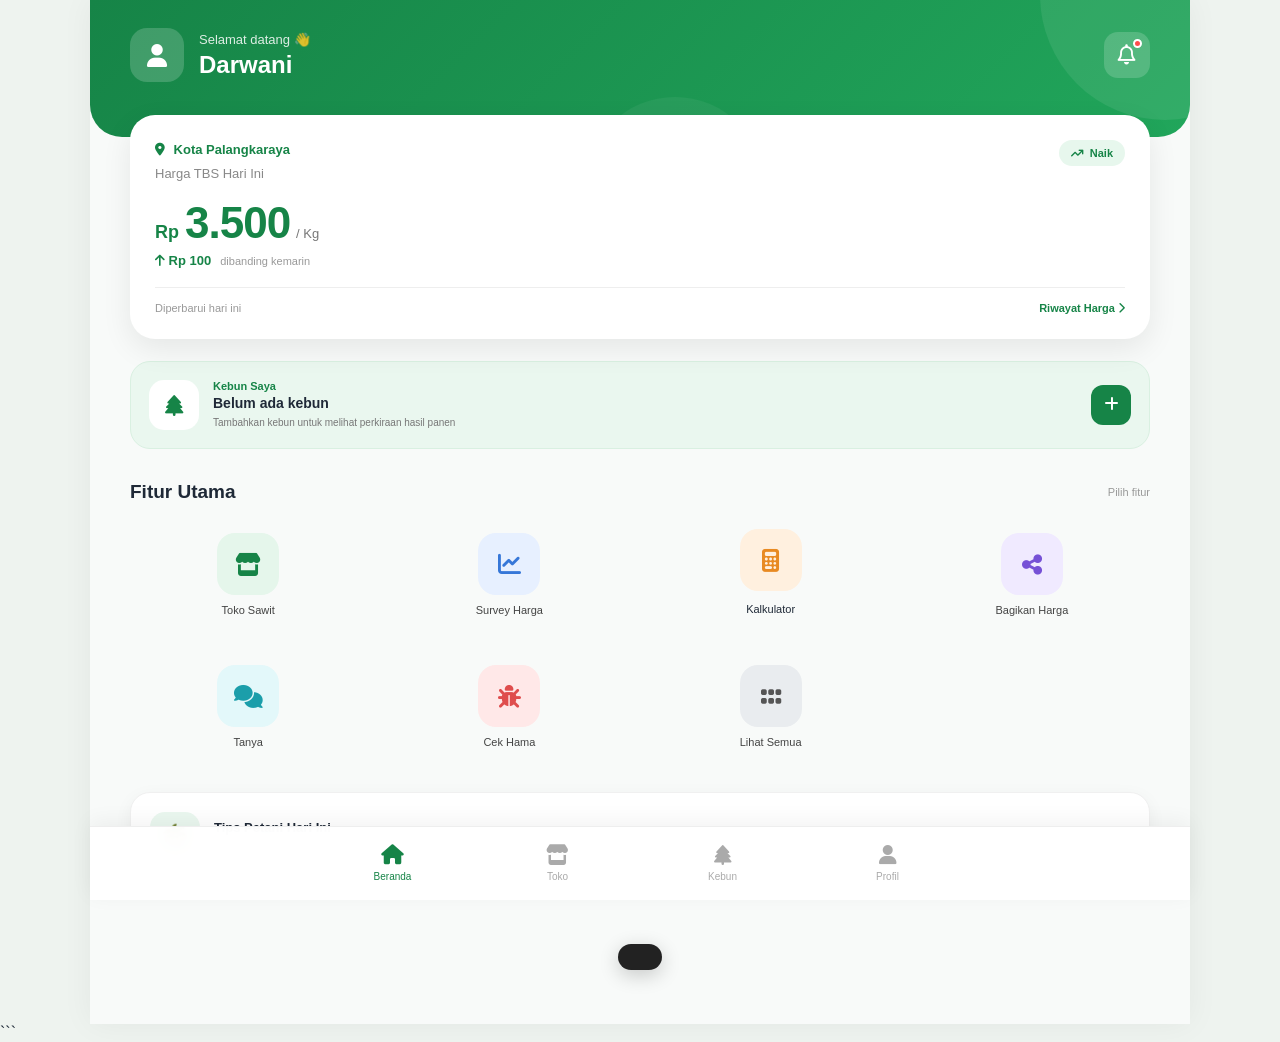
<file: index.html>
<!DOCTYPE html>
<html lang="id">

<head>
    <meta charset="UTF-8">

    <meta name="viewport" content="width=device-width, initial-scale=1.0">

    <title>SawitKu - Dashboard</title>

    <!-- CSS UTAMA -->
    <link rel="stylesheet" href="style.css?v=999">

    <!-- FONT AWESOME -->
    <link
        rel="stylesheet"
        href="https://cdnjs.cloudflare.com/ajax/libs/font-awesome/6.5.2/css/all.min.css"
    >
</head>

<body>

<div class="app">

    <!-- ================= HEADER ================= -->

    <header class="header">

        <div class="user-info">

            <div class="avatar">
                <i class="fa-solid fa-user"></i>
            </div>

            <div>
                <span class="greeting">
                    Selamat datang 👋
                </span>

                <h2>Darwani</h2>
            </div>

        </div>

        <button
            type="button"
            class="notification-btn"
            onclick="showNotification('Belum ada notifikasi baru')"
        >
            <i class="fa-regular fa-bell"></i>
            <span class="notification-dot"></span>
        </button>

    </header>


    <!-- ================= HARGA SAWIT ================= -->

    <section class="price-card">

        <div class="price-top">

            <div>
                <span class="location">
                    <i class="fa-solid fa-location-dot"></i>
                    Kota Palangkaraya
                </span>

                <p class="price-label">
                    Harga TBS Hari Ini
                </p>
            </div>

            <div class="price-status">
                <i class="fa-solid fa-arrow-trend-up"></i>
                Naik
            </div>

        </div>

        <div class="price">

            <span>Rp</span>

            <strong id="harga">
                3.500
            </strong>

            <small>/ Kg</small>

        </div>

        <div class="price-change">

            <span>
                <i class="fa-solid fa-arrow-up"></i>
                Rp 100
            </span>

            <p>
                dibanding kemarin
            </p>

        </div>

        <div class="price-footer">

            <span>
                Diperbarui hari ini
            </span>

            <button
                type="button"
                onclick="showHistory()"
            >
                Riwayat Harga
                <i class="fa-solid fa-chevron-right"></i>
            </button>

        </div>

    </section>


    <!-- ================= KEBUN ================= -->

    <section class="farm-card">

        <div class="farm-icon">
            <i class="fa-solid fa-tree"></i>
        </div>

        <div class="farm-info">

            <span>Kebun Saya</span>

            <strong>
                Belum ada kebun
            </strong>

            <small>
                Tambahkan kebun untuk melihat
                perkiraan hasil panen
            </small>

        </div>

        <button
            type="button"
            class="add-farm"
            onclick="addFarm()"
        >
            <i class="fa-solid fa-plus"></i>
        </button>

    </section>


    <!-- ================= JUDUL FITUR ================= -->

    <div class="section-header">

        <h3>Fitur Utama</h3>

        <span>Pilih fitur</span>

    </div>


    <!-- ================= MENU ================= -->

    <div class="menu">

        <!-- TOKO -->
        <div
            class="item"
            onclick="window.location.href='toko.html'"
        >
            <div class="menu-icon green">
                <i class="fa-solid fa-store"></i>
            </div>

            <p>Toko Sawit</p>
        </div>


        <!-- SURVEY -->
        <div
    class="item"
    onclick="window.location.href='survey.html'"
>
            <div class="menu-icon blue">
                <i class="fa-solid fa-chart-line"></i>
            </div>

            <p>Survey Harga</p>
        </div>


        <!-- KALKULATOR -->
        <div
    class="all-item"
    onclick="window.location.href='kalkulator.html'"
>
    <div class="menu-icon orange">
        <i class="fa-solid fa-calculator"></i>
    </div>

    <span>Kalkulator</span>
</div>


        <!-- BAGIKAN -->
        <div
            class="item"
            onclick="sharePrice()"
        >
            <div class="menu-icon purple">
                <i class="fa-solid fa-share-nodes"></i>
            </div>

            <p>Bagikan Harga</p>
        </div>


        <!-- TANYA -->
        <div
            class="item"
            onclick="showFeature('Tanya')"
        >
            <div class="menu-icon cyan">
                <i class="fa-solid fa-comments"></i>
            </div>

            <p>Tanya</p>
        </div>


        <!-- HAMA -->
       <div
    class="item"
    onclick="window.location.href='cek-hama.html'"
>
    <div class="menu-icon red">
        <i class="fa-solid fa-bug"></i>
    </div>

    <p>Cek Hama</p>
</div>


        <!-- LIHAT SEMUA -->
        <div
            class="item"
            onclick="openModal()"
        >
            <div class="menu-icon dark">
                <i class="fa-solid fa-grip"></i>
            </div>

            <p>Lihat Semua</p>
        </div>

    </div>


    <!-- ================= INFO ================= -->

    <div class="info-card">

        <div class="info-icon">
            🌴
        </div>

        <div>

            <strong>
                Tips Petani Hari Ini
            </strong>

            <p>
                Periksa kondisi tanaman secara rutin
                agar hasil panen tetap optimal.
            </p>

        </div>

        <i class="fa-solid fa-chevron-right"></i>

    </div>


    <!-- ================= BOTTOM NAV ================= -->

    <nav class="bottom-nav">

        <div
            class="nav-item active"
            onclick="window.location.href='index.html'"
        >
            <i class="fa-solid fa-house"></i>
            <span>Beranda</span>
        </div>


        <div
            class="nav-item"
            onclick="window.location.href='toko.html'"
        >
            <i class="fa-solid fa-store"></i>
            <span>Toko</span>
        </div>


        <div
            class="nav-item"
            onclick="showFeature('Kebun')"
        >
            <i class="fa-solid fa-tree"></i>
            <span>Kebun</span>
        </div>


        <div
            class="nav-item"
            onclick="showFeature('Profil')"
        >
            <i class="fa-solid fa-user"></i>
            <span>Profil</span>
        </div>

    </nav>

</div>


<!-- ================= MODAL ================= -->

<div
    id="modal"
    class="modal"
>

    <div class="modal-content">

        <div class="modal-header">

            <div>

                <span>Semua Fitur</span>

                <h3>
                    Tingkatkan Produktivitas
                </h3>

            </div>

            <button
                type="button"
                onclick="closeModal()"
            >
                <i class="fa-solid fa-xmark"></i>
            </button>

        </div>


        <div class="all-menu">

            <div
                class="all-item"
                onclick="window.location.href='toko.html'"
            >
                <div class="menu-icon green">
                    <i class="fa-solid fa-store"></i>
                </div>

                <span>Toko Sawit</span>
            </div>


            <div
    class="all-item"
    onclick="window.location.href='survey.html'"
>
                <div class="menu-icon blue">
                    <i class="fa-solid fa-chart-line"></i>
                </div>

                <span>Survey Harga</span>
            </div>


            <div
                class="all-item"
                onclick="showFeature('Kalkulator')"
            >
                <div class="menu-icon orange">
                    <i class="fa-solid fa-calculator"></i>
                </div>

                <span>Kalkulator</span>
            </div>


            <div
                class="all-item"
                onclick="sharePrice()"
            >
                <div class="menu-icon purple">
                    <i class="fa-solid fa-share-nodes"></i>
                </div>

                <span>Bagikan Harga</span>
            </div>


            <div
                class="all-item"
                onclick="showFeature('Tanya')"
            >
                <div class="menu-icon cyan">
                    <i class="fa-solid fa-comments"></i>
                </div>

                <span>Tanya</span>
            </div>


            <div
                class="all-item"
                onclick="showFeature('Cek Hama')"
            >
                <div class="menu-icon red">
                    <i class="fa-solid fa-bug"></i>
                </div>

                <span>Cek Hama</span>
            </div>


            <div
                class="all-item"
                onclick="showFeature('Kuis Sawit')"
            >
                <div class="menu-icon yellow">
                    <i class="fa-solid fa-gamepad"></i>
                </div>

                <span>Kuis Sawit</span>
            </div>


            <div
                class="all-item"
                onclick="showFeature('Teka Teki')"
            >
                <div class="menu-icon pink">
                    <i class="fa-solid fa-puzzle-piece"></i>
                </div>

                <span>Teka Teki</span>
            </div>

        </div>

    </div>

</div>


<!-- ================= NOTIFICATION ================= -->

<div
    id="notification"
    class="notification"
></div>


<!-- ================= JAVASCRIPT ================= -->

<script src="script.js?v=999"></script>

</body>
</html>
```
</file>
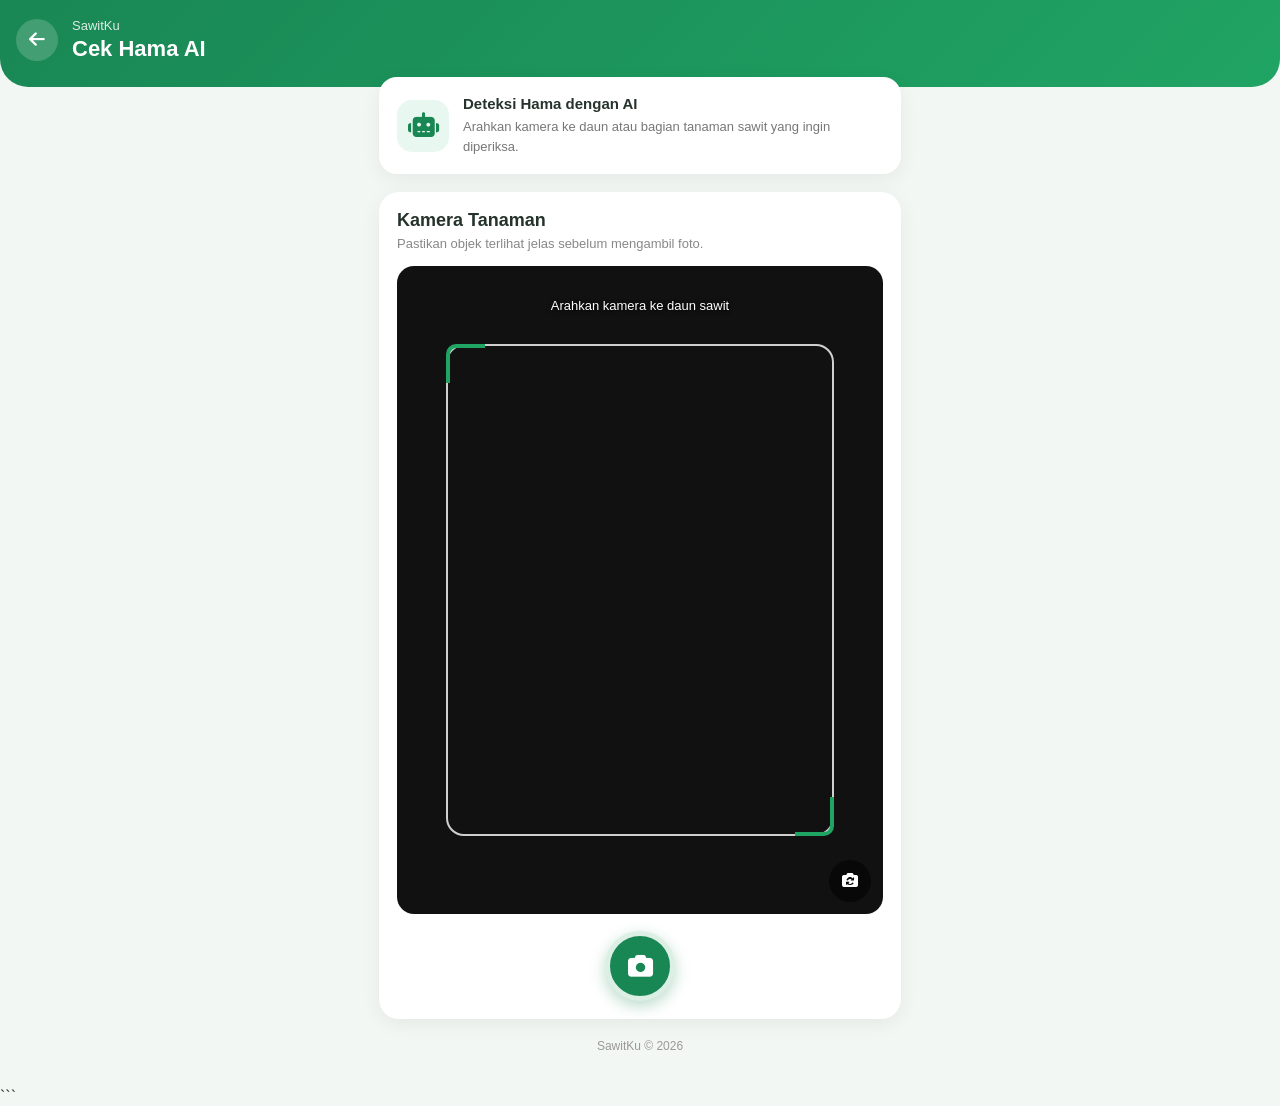
<file: cek-hama.html>
<!DOCTYPE html>
<html lang="id">

<head>

    <meta charset="UTF-8">

    <meta
        name="viewport"
        content="width=device-width, initial-scale=1.0"
    >

    <title>SawitKu - Cek Hama AI</title>

    <link
        rel="stylesheet"
        href="https://cdnjs.cloudflare.com/ajax/libs/font-awesome/6.5.2/css/all.min.css"
    >

    <style>

        * {
            box-sizing: border-box;
            margin: 0;
            padding: 0;
        }

        body {
            font-family: Arial, Helvetica, sans-serif;
            background: #f2f7f4;
            color: #26332c;
            min-height: 100vh;
        }

        /* ================= HEADER ================= */

        .header {
            background: linear-gradient(
                135deg,
                #198754,
                #20a464
            );

            color: white;

            padding: 18px 16px 25px;

            border-radius:
                0 0 28px 28px;
        }

        .header-top {
            display: flex;
            align-items: center;
            gap: 14px;
        }

        .back-btn {
            width: 42px;
            height: 42px;

            border: none;
            border-radius: 50%;

            background: rgba(
                255,
                255,
                255,
                0.18
            );

            color: white;

            font-size: 18px;

            cursor: pointer;

            display: flex;
            align-items: center;
            justify-content: center;
        }

        .header-text span {
            display: block;
            font-size: 13px;
            opacity: 0.85;
            margin-bottom: 3px;
        }

        .header-text h1 {
            font-size: 22px;
        }

        /* ================= CONTAINER ================= */

        .container {
            width: 100%;
            max-width: 550px;

            margin: -10px auto 0;

            padding:
                0 14px 35px;
        }

        /* ================= AI INFO ================= */

        .ai-card {
            background: white;

            border-radius: 18px;

            padding: 18px;

            display: flex;

            gap: 14px;

            align-items: center;

            box-shadow:
                0 5px 20px
                rgba(0, 0, 0, 0.06);

            margin-bottom: 18px;
        }

        .ai-icon {
            width: 52px;
            height: 52px;

            flex-shrink: 0;

            border-radius: 15px;

            background: #e8f7ef;

            color: #198754;

            display: flex;
            align-items: center;
            justify-content: center;

            font-size: 25px;
        }

        .ai-card strong {
            display: block;

            font-size: 15px;

            margin-bottom: 5px;
        }

        .ai-card p {
            color: #777;

            font-size: 13px;

            line-height: 1.5;
        }

        /* ================= CAMERA CARD ================= */

        .camera-card {
            background: white;

            border-radius: 20px;

            padding: 18px;

            box-shadow:
                0 5px 20px
                rgba(0, 0, 0, 0.06);
        }

        .camera-title {
            margin-bottom: 15px;
        }

        .camera-title h2 {
            font-size: 18px;
            margin-bottom: 5px;
        }

        .camera-title p {
            color: #888;
            font-size: 13px;
        }

        /* ================= CAMERA ================= */

        .camera-container {
            position: relative;

            width: 100%;

            background: #111;

            border-radius: 17px;

            overflow: hidden;

            aspect-ratio: 3 / 4;
        }

        #camera {
            width: 100%;
            height: 100%;

            object-fit: cover;

            display: block;
        }

        /* GARIS KAMERA */

        .camera-frame {
            position: absolute;

            inset: 12% 10%;

            border:
                2px solid
                rgba(
                    255,
                    255,
                    255,
                    0.8
                );

            border-radius: 18px;

            pointer-events: none;
        }

        .camera-frame::before,
        .camera-frame::after {
            content: "";

            position: absolute;

            width: 35px;
            height: 35px;

            border-color: #20a464;

            border-style: solid;
        }

        .camera-frame::before {
            top: -2px;
            left: -2px;

            border-width:
                4px
                0
                0
                4px;

            border-radius:
                10px
                0
                0
                0;
        }

        .camera-frame::after {
            bottom: -2px;
            right: -2px;

            border-width:
                0
                4px
                4px
                0;

            border-radius:
                0
                0
                10px
                0;
        }

        .camera-text {
            position: absolute;

            top: 5%;

            left: 0;
            right: 0;

            text-align: center;

            color: white;

            font-size: 13px;

            text-shadow:
                0 1px 4px
                rgba(0, 0, 0, 0.8);
        }

        /* ================= CAMERA BUTTON ================= */

        .camera-controls {

            display: flex;

            align-items: center;

            justify-content: center;

            margin-top: 17px;
        }

        .capture-btn {

            width: 70px;
            height: 70px;

            border-radius: 50%;

            border:
                5px solid
                #dcefe4;

            background: #198754;

            color: white;

            font-size: 25px;

            cursor: pointer;

            display: flex;

            align-items: center;

            justify-content: center;

            box-shadow:
                0 5px 15px
                rgba(
                    25,
                    135,
                    84,
                    0.3
                );
        }

        .capture-btn:active {
            transform: scale(0.94);
        }

        /* ================= SWITCH CAMERA ================= */

        .switch-camera {
            position: absolute;

            right: 12px;
            bottom: 12px;

            width: 42px;
            height: 42px;

            border: none;

            border-radius: 50%;

            background:
                rgba(
                    0,
                    0,
                    0,
                    0.55
                );

            color: white;

            cursor: pointer;

            font-size: 16px;
        }

        /* ================= RESULT PHOTO ================= */

        .photo-result {
            display: none;

            margin-top: 20px;
        }

        .photo-result.show {
            display: block;
        }

        .photo-result img {
            width: 100%;

            max-height: 350px;

            object-fit: cover;

            border-radius: 15px;

            display: block;
        }

        .retake-btn {
            width: 100%;

            height: 47px;

            margin-top: 12px;

            border:
                1px solid
                #198754;

            border-radius: 12px;

            background: white;

            color: #198754;

            font-size: 14px;

            font-weight: 600;

            cursor: pointer;
        }

        /* ================= ANALYZE ================= */

        .analyze-btn {

            width: 100%;

            height: 52px;

            margin-top: 12px;

            border: none;

            border-radius: 13px;

            background: #198754;

            color: white;

            font-size: 15px;

            font-weight: 700;

            cursor: pointer;
        }

        /* ================= LOADING ================= */

        .loading {
            display: none;

            text-align: center;

            padding: 25px 10px;
        }

        .loading.show {
            display: block;
        }

        .spinner {

            width: 45px;
            height: 45px;

            border:
                4px solid
                #dcefe4;

            border-top-color:
                #198754;

            border-radius: 50%;

            animation:
                spin 0.8s linear infinite;

            margin:
                0 auto 12px;
        }

        @keyframes spin {

            to {
                transform: rotate(360deg);
            }

        }

        .loading strong {
            display: block;

            color: #198754;

            margin-bottom: 5px;
        }

        .loading p {
            font-size: 12px;
            color: #888;
        }

        /* ================= AI RESULT ================= */

        .result {
            display: none;

            margin-top: 20px;
        }

        .result.show {
            display: block;
        }

        .result-header {

            background:
                linear-gradient(
                    135deg,
                    #198754,
                    #20a464
                );

            color: white;

            padding: 18px;

            border-radius:
                16px 16px 0 0;
        }

        .result-header span {
            font-size: 11px;
            opacity: 0.85;
        }

        .result-header h3 {
            font-size: 19px;
            margin-top: 4px;
        }

        .result-body {

            padding: 17px;

            border:
                1px solid
                #e0e8e3;

            border-top: none;

            border-radius:
                0 0 16px 16px;
        }

        .result-row {

            display: flex;

            justify-content: space-between;

            align-items: center;

            padding: 12px 0;

            border-bottom:
                1px solid
                #edf0ee;

            gap: 15px;
        }

        .result-row span {
            color: #777;
            font-size: 13px;
        }

        .result-row strong {
            font-size: 14px;
            text-align: right;
        }

        .status {

            display: inline-block;

            padding:
                6px
                11px;

            border-radius: 20px;

            font-size: 12px;

            font-weight: 700;
        }

        .status-waspada {

            background: #fff4d6;

            color: #a87400;
        }

        .suggestion {

            margin-top: 15px;

            padding: 15px;

            background: #f5fbf7;

            border-radius: 13px;
        }

        .suggestion strong {

            display: block;

            color: #198754;

            margin-bottom: 7px;

            font-size: 14px;
        }

        .suggestion p {

            color: #555;

            font-size: 13px;

            line-height: 1.6;
        }

        .warning {

            margin-top: 13px;

            padding: 13px;

            background: #fff8e8;

            border:
                1px solid
                #f2dfae;

            border-radius: 12px;

            color: #766326;

            font-size: 12px;

            line-height: 1.5;
        }

        .again-btn {

            width: 100%;

            height: 45px;

            margin-top: 15px;

            border:
                1px solid
                #198754;

            border-radius: 12px;

            background: white;

            color: #198754;

            font-size: 14px;

            font-weight: 600;

            cursor: pointer;
        }

        /* ================= FOOTER ================= */

        .footer {

            text-align: center;

            color: #999;

            font-size: 12px;

            margin-top: 20px;
        }

        /* ================= MOBILE ================= */

        @media (max-width: 480px) {

            .camera-card {
                padding: 15px;
            }

            .camera-container {
                aspect-ratio: 3 / 4;
            }

        }

    </style>

</head>


<body>


<!-- =====================================================
     HEADER
===================================================== -->

<header class="header">

    <div class="header-top">

        <button
            type="button"
            class="back-btn"
            onclick="kembaliDashboard()"
        >

            <i class="fa-solid fa-arrow-left"></i>

        </button>


        <div class="header-text">

            <span>SawitKu</span>

            <h1>
                Cek Hama AI
            </h1>

        </div>

    </div>

</header>



<!-- =====================================================
     CONTENT
===================================================== -->

<main class="container">


    <!-- INFO AI -->

    <div class="ai-card">

        <div class="ai-icon">

            <i class="fa-solid fa-robot"></i>

        </div>


        <div>

            <strong>
                Deteksi Hama dengan AI
            </strong>

            <p>
                Arahkan kamera ke daun atau bagian
                tanaman sawit yang ingin diperiksa.
            </p>

        </div>

    </div>



    <!-- CAMERA -->

    <div class="camera-card">


        <div class="camera-title">

            <h2>
                Kamera Tanaman
            </h2>

            <p>
                Pastikan objek terlihat jelas
                sebelum mengambil foto.
            </p>

        </div>


        <!-- CAMERA CONTAINER -->

        <div class="camera-container">


            <video
                id="camera"
                autoplay
                playsinline
            ></video>


            <div class="camera-frame"></div>


            <div class="camera-text">

                Arahkan kamera ke daun sawit

            </div>


            <button
                type="button"
                class="switch-camera"
                onclick="gantiKamera()"
            >

                <i class="fa-solid fa-camera-rotate"></i>

            </button>


        </div>


        <!-- CAMERA CONTROLS -->

        <div class="camera-controls">

            <button
                type="button"
                class="capture-btn"
                onclick="ambilFoto()"
            >

                <i class="fa-solid fa-camera"></i>

            </button>

        </div>



        <!-- CANVAS -->

        <canvas
            id="canvas"
            style="display:none;"
        ></canvas>



        <!-- PHOTO RESULT -->

        <div
            id="photoResult"
            class="photo-result"
        >

            <img
                id="capturedImage"
                alt="Foto tanaman"
            >


            <button
                type="button"
                class="retake-btn"
                onclick="fotoUlang()"
            >

                <i class="fa-solid fa-camera"></i>

                Ambil Foto Ulang

            </button>


            <button
                type="button"
                class="analyze-btn"
                onclick="analisisAI()"
            >

                <i class="fa-solid fa-robot"></i>

                Analisis dengan AI

            </button>

        </div>



        <!-- LOADING -->

        <div
            id="loading"
            class="loading"
        >

            <div class="spinner"></div>

            <strong>
                AI sedang menganalisis...
            </strong>

            <p>
                Mohon tunggu beberapa saat.
            </p>

        </div>



        <!-- RESULT -->

        <div
            id="result"
            class="result"
        >

            <div class="result-header">

                <span>
                    HASIL ANALISIS AI
                </span>

                <h3>
                    Indikasi Serangan Hama
                </h3>

            </div>


            <div class="result-body">


                <div class="result-row">

                    <span>
                        Kemungkinan Hama
                    </span>

                    <strong>
                        Ulat Pemakan Daun
                    </strong>

                </div>


                <div class="result-row">

                    <span>
                        Tingkat Keyakinan
                    </span>

                    <strong>
                        92%
                    </strong>

                </div>


                <div class="result-row">

                    <span>
                        Status
                    </span>

                    <strong>

                        <span class="status status-waspada">
                            Waspada
                        </span>

                    </strong>

                </div>


                <div class="suggestion">

                    <strong>

                        <i class="fa-solid fa-lightbulb"></i>

                        Saran Penanganan

                    </strong>


                    <p>

                        Periksa bagian bawah daun dan
                        area tanaman yang menunjukkan
                        kerusakan. Lakukan pemantauan
                        secara berkala. Jika serangan
                        semakin luas, konsultasikan
                        dengan petugas pertanian atau
                        ahli tanaman untuk mendapatkan
                        penanganan yang sesuai.

                    </p>

                </div>


                <div class="warning">

                    <i class="fa-solid fa-triangle-exclamation"></i>

                    Hasil AI merupakan deteksi awal.
                    Pastikan melakukan pemeriksaan
                    langsung pada tanaman untuk
                    memastikan kondisi sebenarnya.

                </div>


                <button
                    type="button"
                    class="again-btn"
                    onclick="fotoUlang()"
                >

                    <i class="fa-solid fa-camera"></i>

                    Periksa Tanaman Lain

                </button>

            </div>

        </div>

    </div>



    <div class="footer">

        SawitKu © 2026

    </div>

</main>



<script>


/* =====================================================
   VARIABEL KAMERA
===================================================== */

let stream = null;

let facingMode = "environment";



/* =====================================================
   AKTIFKAN KAMERA
===================================================== */

async function bukaKamera() {

    try {

        /*
            Meminta akses kamera belakang.
        */

        stream =
            await navigator.mediaDevices
                .getUserMedia({

                    video: {

                        facingMode:
                            facingMode,

                        width: {
                            ideal: 1280
                        },

                        height: {
                            ideal: 720
                        }

                    },

                    audio: false

                });


        const video =
            document.getElementById(
                "camera"
            );


        video.srcObject =
            stream;


    } catch (error) {

        console.error(
            "Kamera gagal dibuka:",
            error
        );


        alert(
            "Kamera tidak dapat digunakan. Silakan izinkan akses kamera pada browser."
        );

    }

}



/* =====================================================
   GANTI KAMERA DEPAN / BELAKANG
===================================================== */

async function gantiKamera() {

    if (stream) {

        stream
            .getTracks()
            .forEach(
                track =>
                    track.stop()
            );

    }


    if (
        facingMode ===
        "environment"
    ) {

        facingMode = "user";

    } else {

        facingMode =
            "environment";

    }


    await bukaKamera();

}



/* =====================================================
   AMBIL FOTO
===================================================== */

function ambilFoto() {

    const video =
        document.getElementById(
            "camera"
        );


    const canvas =
        document.getElementById(
            "canvas"
        );


    const image =
        document.getElementById(
            "capturedImage"
        );


    /*
        Sesuaikan ukuran canvas
        dengan video.
    */

    canvas.width =
        video.videoWidth;

    canvas.height =
        video.videoHeight;


    const context =
        canvas.getContext(
            "2d"
        );


    context.drawImage(
        video,
        0,
        0,
        canvas.width,
        canvas.height
    );


    /*
        Ambil hasil foto.
    */

    image.src =
        canvas.toDataURL(
            "image/jpeg",
            0.9
        );


    /*
        Tampilkan foto.
    */

    document
        .getElementById(
            "photoResult"
        )
        .classList.add(
            "show"
        );


    /*
        Sembunyikan kamera.
    */

    document
        .querySelector(
            ".camera-container"
        )
        .style.display =
            "none";


    document
        .querySelector(
            ".camera-controls"
        )
        .style.display =
            "none";

}



/* =====================================================
   FOTO ULANG
===================================================== */

function fotoUlang() {

    document
        .getElementById(
            "photoResult"
        )
        .classList.remove(
            "show"
        );


    document
        .getElementById(
            "result"
        )
        .classList.remove(
            "show"
        );


    document
        .getElementById(
            "loading"
        )
        .classList.remove(
            "show"
        );


    document
        .querySelector(
            ".camera-container"
        )
        .style.display =
            "block";


    document
        .querySelector(
            ".camera-controls"
        )
        .style.display =
            "flex";

}



/* =====================================================
   ANALISIS AI
===================================================== */

function analisisAI() {


    document
        .getElementById(
            "loading"
        )
        .classList.add(
            "show"
        );


    document
        .getElementById(
            "result"
        )
        .classList.remove(
            "show"
        );


    /*
        SIMULASI AI

        Nantinya bagian ini dapat
        diganti dengan API/model AI
        sungguhan.
    */

    setTimeout(
        function () {


            document
                .getElementById(
                    "loading"
                )
                .classList.remove(
                    "show"
                );


            document
                .getElementById(
                    "result"
                )
                .classList.add(
                    "show"
                );


        },
        2500
    );

}



/* =====================================================
   KEMBALI DASHBOARD
===================================================== */

function kembaliDashboard() {

    hentikanKamera();

    window.location.href =
        "index.html";

}



/* =====================================================
   HENTIKAN KAMERA
===================================================== */

function hentikanKamera() {

    if (stream) {

        stream
            .getTracks()
            .forEach(
                track =>
                    track.stop()
            );

        stream = null;

    }

}



/* =====================================================
   SAAT HALAMAN DIBUKA
===================================================== */

window.addEventListener(
    "load",
    function () {

        /*
            Langsung meminta izin kamera
            ketika halaman Cek Hama dibuka.
        */

        bukaKamera();

    }
);



/* =====================================================
   SAAT MENINGGALKAN HALAMAN
===================================================== */

window.addEventListener(
    "beforeunload",
    function () {

        hentikanKamera();

    }
);

</script>


</body>

</html>
```
</file>
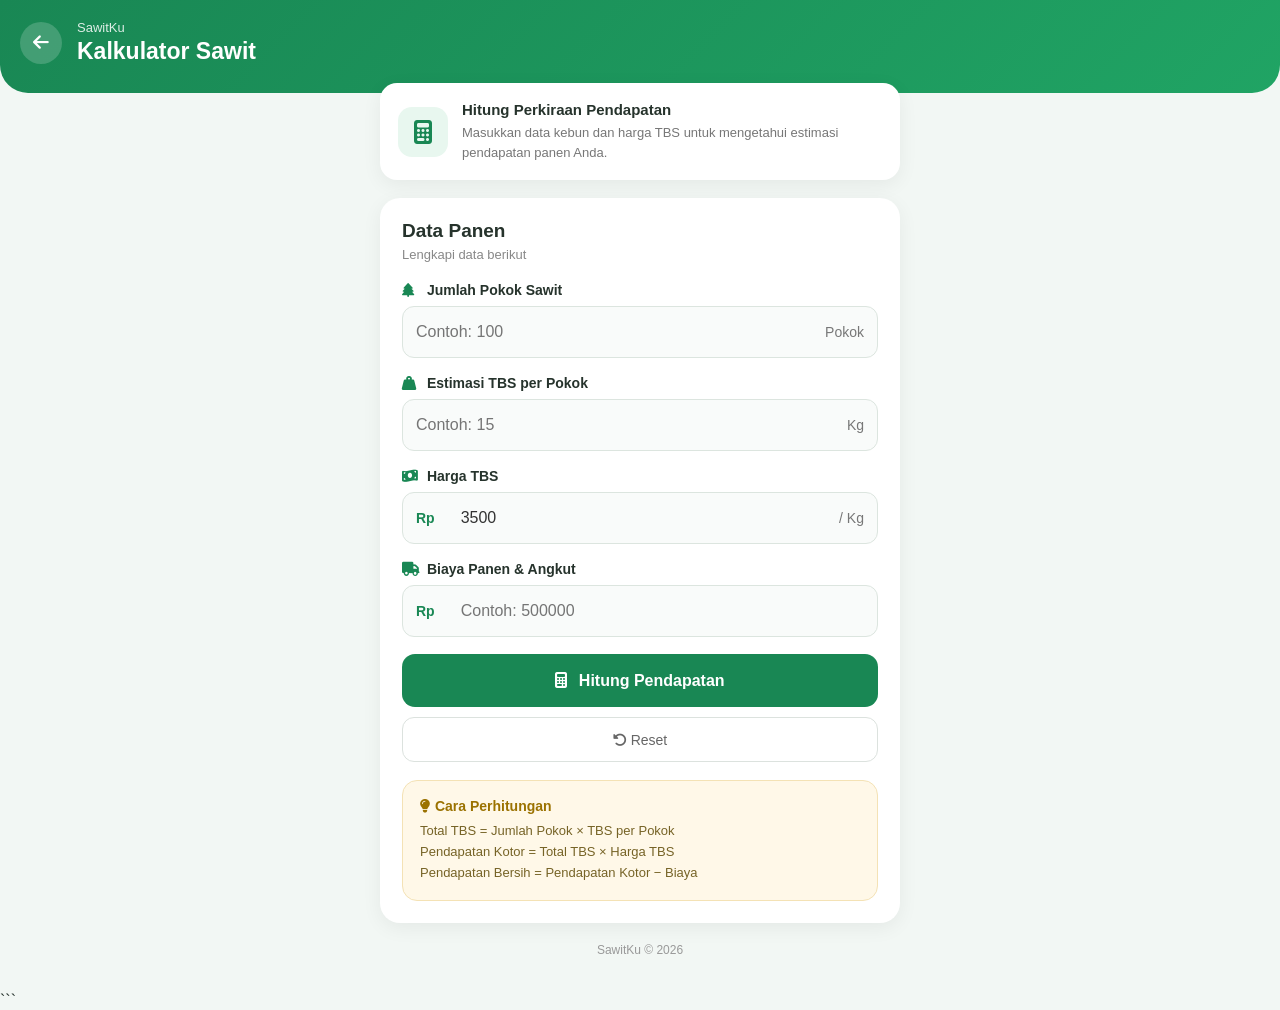
<file: kalkulator.html>
<!DOCTYPE html>
<html lang="id">

<head>

    <meta charset="UTF-8">

    <meta
        name="viewport"
        content="width=device-width, initial-scale=1.0"
    >

    <title>SawitKu - Kalkulator</title>

    <!-- FONT AWESOME -->
    <link
        rel="stylesheet"
        href="https://cdnjs.cloudflare.com/ajax/libs/font-awesome/6.5.2/css/all.min.css"
    >

    <style>

        * {
            box-sizing: border-box;
            margin: 0;
            padding: 0;
        }

        body {

            font-family:
                Arial,
                Helvetica,
                sans-serif;

            background: #f2f7f4;

            color: #26332c;

            min-height: 100vh;

        }


        /* ================= HEADER ================= */

        .header {

            background:
                linear-gradient(
                    135deg,
                    #198754,
                    #20a464
                );

            color: white;

            padding:
                20px
                20px
                28px;

            border-radius:
                0 0 28px 28px;

        }


        .header-top {

            display: flex;

            align-items: center;

            gap: 15px;

        }


        .back-btn {

            width: 42px;

            height: 42px;

            border: none;

            border-radius: 50%;

            background:
                rgba(
                    255,
                    255,
                    255,
                    0.18
                );

            color: white;

            font-size: 18px;

            cursor: pointer;

            display: flex;

            align-items: center;

            justify-content: center;

        }


        .header-text span {

            display: block;

            font-size: 13px;

            opacity: 0.85;

            margin-bottom: 3px;

        }


        .header-text h1 {

            font-size: 23px;

            font-weight: 700;

        }



        /* ================= CONTAINER ================= */

        .container {

            width: 100%;

            max-width: 550px;

            margin:
                -10px
                auto
                0;

            padding:
                0
                15px
                35px;

        }



        /* ================= INFO ================= */

        .info-card {

            background: white;

            padding: 18px;

            border-radius: 17px;

            box-shadow:
                0 5px 20px
                rgba(
                    0,
                    0,
                    0,
                    0.06
                );

            margin-bottom: 18px;

            display: flex;

            align-items: center;

            gap: 14px;

        }


        .info-icon {

            width: 50px;

            height: 50px;

            flex-shrink: 0;

            border-radius: 14px;

            background: #e8f7ef;

            color: #198754;

            display: flex;

            align-items: center;

            justify-content: center;

            font-size: 24px;

        }


        .info-text strong {

            display: block;

            font-size: 15px;

            margin-bottom: 5px;

        }


        .info-text p {

            color: #777;

            font-size: 13px;

            line-height: 1.5;

        }



        /* ================= CARD KALKULATOR ================= */

        .calculator-card {

            background: white;

            border-radius: 20px;

            padding: 22px;

            box-shadow:
                0 5px 20px
                rgba(
                    0,
                    0,
                    0,
                    0.06
                );

        }


        .calculator-title {

            margin-bottom: 20px;

        }


        .calculator-title h2 {

            font-size: 19px;

            margin-bottom: 5px;

        }


        .calculator-title p {

            color: #888;

            font-size: 13px;

        }



        /* ================= INPUT ================= */

        .form-group {

            margin-bottom: 17px;

        }


        .form-group label {

            display: block;

            font-size: 14px;

            font-weight: 600;

            margin-bottom: 8px;

        }


        .form-group label i {

            color: #198754;

            width: 21px;

        }


        .input-wrapper {

            height: 52px;

            border:
                1px solid
                #dce5df;

            background: #f9fbfa;

            border-radius: 12px;

            display: flex;

            align-items: center;

            overflow: hidden;

        }


        .input-wrapper:focus-within {

            border-color: #198754;

            box-shadow:
                0 0 0 3px
                rgba(
                    25,
                    135,
                    84,
                    0.10
                );

        }


        .input-wrapper input {

            width: 100%;

            height: 100%;

            border: none;

            outline: none;

            background: transparent;

            padding:
                0
                13px;

            font-size: 16px;

            color: #333;

        }


        .input-prefix,
        .input-suffix {

            padding:
                0
                13px;

            color: #777;

            font-size: 14px;

            white-space: nowrap;

        }


        .input-prefix {

            color: #198754;

            font-weight: 700;

        }



        /* ================= BUTTON ================= */

        .calculate-btn {

            width: 100%;

            height: 53px;

            border: none;

            border-radius: 13px;

            background: #198754;

            color: white;

            font-size: 16px;

            font-weight: 700;

            cursor: pointer;

            transition:
                0.2s ease;

        }


        .calculate-btn:hover {

            background: #157347;

            transform:
                translateY(-1px);

        }


        .calculate-btn i {

            margin-right: 7px;

        }


        .reset-btn {

            width: 100%;

            height: 45px;

            border:
                1px solid
                #dce2de;

            border-radius: 12px;

            background: white;

            color: #666;

            font-size: 14px;

            margin-top: 10px;

            cursor: pointer;

        }


        .reset-btn:hover {

            background: #f5f5f5;

        }



        /* ================= ERROR ================= */

        .error-message {

            display: none;

            padding: 12px 14px;

            margin-bottom: 15px;

            border-radius: 10px;

            background: #fff1f1;

            border:
                1px solid
                #ffd0d0;

            color: #dc3545;

            font-size: 13px;

        }


        .error-message.show {

            display: block;

        }



        /* ================= HASIL ================= */

        .result-card {

            display: none;

            margin-top: 20px;

            padding: 18px;

            border-radius: 17px;

            background: #f2faf6;

            border:
                1px solid
                #d6eddf;

        }


        .result-card.show {

            display: block;

            animation:
                resultAnimation
                0.3s ease;

        }


        @keyframes resultAnimation {

            from {

                opacity: 0;

                transform:
                    translateY(10px);

            }

            to {

                opacity: 1;

                transform:
                    translateY(0);

            }

        }


        .result-heading {

            color: #198754;

            font-size: 16px;

            font-weight: 700;

            margin-bottom: 10px;

        }


        .result-heading i {

            margin-right: 7px;

        }


        .result-row {

            display: flex;

            align-items: center;

            justify-content: space-between;

            padding: 12px 0;

            border-bottom:
                1px solid
                #dfebe4;

            gap: 15px;

        }


        .result-row:last-of-type {

            border-bottom: none;

        }


        .result-row span {

            color: #666;

            font-size: 14px;

        }


        .result-row strong {

            color: #333;

            font-size: 14px;

            text-align: right;

        }


        /* ================= HASIL BERSIH ================= */

        .net-income {

            background: #198754;

            color: white;

            border-radius: 13px;

            padding: 17px;

            margin-top: 13px;

        }


        .net-income span {

            display: block;

            font-size: 13px;

            opacity: 0.9;

            margin-bottom: 6px;

        }


        .net-income strong {

            display: block;

            font-size: 23px;

        }



        /* ================= RUMUS ================= */

        .formula-card {

            margin-top: 18px;

            padding: 17px;

            border-radius: 15px;

            background: #fff8e8;

            border:
                1px solid
                #f4e2b5;

        }


        .formula-card strong {

            display: block;

            color: #9b7200;

            margin-bottom: 7px;

            font-size: 14px;

        }


        .formula-card p {

            color: #766326;

            font-size: 13px;

            line-height: 1.6;

        }



        /* ================= FOOTER ================= */

        .footer {

            text-align: center;

            color: #999;

            font-size: 12px;

            margin-top: 20px;

        }



        /* ================= MOBILE ================= */

        @media (
            max-width: 480px
        ) {

            .header {

                padding:
                    17px
                    15px
                    25px;

            }

            .container {

                padding:
                    0
                    12px
                    30px;

            }

            .calculator-card {

                padding: 18px;

            }

            .header-text h1 {

                font-size: 20px;

            }

            .net-income strong {

                font-size: 20px;

            }

        }

    </style>

</head>


<body>


<!-- =====================================================
     HEADER
===================================================== -->

<header class="header">

    <div class="header-top">

        <button
            type="button"
            class="back-btn"
            onclick="kembaliDashboard()"
        >

            <i class="fa-solid fa-arrow-left"></i>

        </button>


        <div class="header-text">

            <span>SawitKu</span>

            <h1>Kalkulator Sawit</h1>

        </div>

    </div>

</header>



<!-- =====================================================
     CONTENT
===================================================== -->

<main class="container">


    <!-- INFO -->

    <div class="info-card">

        <div class="info-icon">

            <i class="fa-solid fa-calculator"></i>

        </div>


        <div class="info-text">

            <strong>
                Hitung Perkiraan Pendapatan
            </strong>

            <p>
                Masukkan data kebun dan harga TBS
                untuk mengetahui estimasi pendapatan
                panen Anda.
            </p>

        </div>

    </div>



    <!-- KALKULATOR -->

    <div class="calculator-card">


        <div class="calculator-title">

            <h2>
                Data Panen
            </h2>

            <p>
                Lengkapi data berikut
            </p>

        </div>



        <!-- ERROR -->

        <div
            id="errorMessage"
            class="error-message"
        ></div>



        <!-- JUMLAH POKOK -->

        <div class="form-group">

            <label>

                <i class="fa-solid fa-tree"></i>

                Jumlah Pokok Sawit

            </label>


            <div class="input-wrapper">

                <input
                    type="number"
                    id="jumlahPokok"
                    placeholder="Contoh: 100"
                    min="1"
                >

                <span class="input-suffix">
                    Pokok
                </span>

            </div>

        </div>



        <!-- HASIL PER POKOK -->

        <div class="form-group">

            <label>

                <i class="fa-solid fa-weight-hanging"></i>

                Estimasi TBS per Pokok

            </label>


            <div class="input-wrapper">

                <input
                    type="number"
                    id="hasilPokok"
                    placeholder="Contoh: 15"
                    min="0.1"
                    step="0.1"
                >

                <span class="input-suffix">
                    Kg
                </span>

            </div>

        </div>



        <!-- HARGA TBS -->

        <div class="form-group">

            <label>

                <i class="fa-solid fa-money-bill-wave"></i>

                Harga TBS

            </label>


            <div class="input-wrapper">

                <span class="input-prefix">
                    Rp
                </span>

                <input
                    type="number"
                    id="hargaTbs"
                    value="3500"
                    min="1"
                >

                <span class="input-suffix">
                    / Kg
                </span>

            </div>

        </div>



        <!-- BIAYA PANEN -->

        <div class="form-group">

            <label>

                <i class="fa-solid fa-truck"></i>

                Biaya Panen & Angkut

            </label>


            <div class="input-wrapper">

                <span class="input-prefix">
                    Rp
                </span>

                <input
                    type="number"
                    id="biayaPanen"
                    placeholder="Contoh: 500000"
                    min="0"
                >

            </div>

        </div>



        <!-- BUTTON HITUNG -->

        <button
            type="button"
            class="calculate-btn"
            onclick="hitungSawit()"
        >

            <i class="fa-solid fa-calculator"></i>

            Hitung Pendapatan

        </button>



        <!-- BUTTON RESET -->

        <button
            type="button"
            class="reset-btn"
            onclick="resetKalkulator()"
        >

            <i class="fa-solid fa-rotate-left"></i>

            Reset

        </button>



        <!-- =================================================
             HASIL
        ================================================= -->

        <div
            id="resultCard"
            class="result-card"
        >


            <div class="result-heading">

                <i class="fa-solid fa-chart-column"></i>

                Hasil Perhitungan

            </div>



            <!-- TOTAL BERAT -->

            <div class="result-row">

                <span>
                    Total Berat TBS
                </span>

                <strong id="totalBerat">
                    0 Kg
                </strong>

            </div>



            <!-- HARGA -->

            <div class="result-row">

                <span>
                    Harga TBS
                </span>

                <strong id="hasilHarga">
                    Rp 0 / Kg
                </strong>

            </div>



            <!-- PENDAPATAN KOTOR -->

            <div class="result-row">

                <span>
                    Pendapatan Kotor
                </span>

                <strong id="pendapatanKotor">
                    Rp 0
                </strong>

            </div>



            <!-- BIAYA -->

            <div class="result-row">

                <span>
                    Biaya Panen & Angkut
                </span>

                <strong id="hasilBiaya">
                    Rp 0
                </strong>

            </div>



            <!-- PENDAPATAN BERSIH -->

            <div class="net-income">

                <span>
                    Perkiraan Pendapatan Bersih
                </span>

                <strong id="pendapatanBersih">
                    Rp 0
                </strong>

            </div>


        </div>



        <!-- =================================================
             RUMUS
        ================================================= -->

        <div class="formula-card">

            <strong>

                <i class="fa-solid fa-lightbulb"></i>

                Cara Perhitungan

            </strong>


            <p>

                Total TBS =
                Jumlah Pokok × TBS per Pokok

                <br>

                Pendapatan Kotor =
                Total TBS × Harga TBS

                <br>

                Pendapatan Bersih =
                Pendapatan Kotor − Biaya

            </p>

        </div>

    </div>



    <div class="footer">

        SawitKu © 2026

    </div>


</main>



<!-- =====================================================
     JAVASCRIPT
===================================================== -->

<script>


/* =====================================================
   KEMBALI KE DASHBOARD
===================================================== */

function kembaliDashboard() {

    window.location.href =
        "index.html";

}



/* =====================================================
   HITUNG SAWIT
===================================================== */

function hitungSawit() {


    /* Ambil nilai */

    const jumlahPokok =
        parseFloat(
            document.getElementById(
                "jumlahPokok"
            ).value
        );


    const hasilPokok =
        parseFloat(
            document.getElementById(
                "hasilPokok"
            ).value
        );


    const hargaTbs =
        parseFloat(
            document.getElementById(
                "hargaTbs"
            ).value
        );


    const biayaPanen =
        parseFloat(
            document.getElementById(
                "biayaPanen"
            ).value
        ) || 0;



    /* Error */

    const error =
        document.getElementById(
            "errorMessage"
        );



    /* Validasi */

    if (
        !jumlahPokok ||
        jumlahPokok <= 0
    ) {

        tampilkanError(
            "Silakan masukkan jumlah pokok sawit."
        );

        return;

    }


    if (
        !hasilPokok ||
        hasilPokok <= 0
    ) {

        tampilkanError(
            "Silakan masukkan estimasi TBS per pokok."
        );

        return;

    }


    if (
        !hargaTbs ||
        hargaTbs <= 0
    ) {

        tampilkanError(
            "Silakan masukkan harga TBS."
        );

        return;

    }


    if (
        biayaPanen < 0
    ) {

        tampilkanError(
            "Biaya panen tidak boleh kurang dari 0."
        );

        return;

    }



    /* Hilangkan error */

    error.classList.remove(
        "show"
    );



    /* =================================================
       RUMUS
    ================================================= */


    /*
       Total berat TBS
    */

    const totalBerat =
        jumlahPokok *
        hasilPokok;



    /*
       Pendapatan kotor
    */

    const pendapatanKotor =
        totalBerat *
        hargaTbs;



    /*
       Pendapatan bersih
    */

    const pendapatanBersih =
        pendapatanKotor -
        biayaPanen;



    /* =================================================
       TAMPILKAN HASIL
    ================================================= */

    document.getElementById(
        "totalBerat"
    ).textContent =
        formatAngka(
            totalBerat
        ) +
        " Kg";


    document.getElementById(
        "hasilHarga"
    ).textContent =
        formatRupiah(
            hargaTbs
        ) +
        " / Kg";


    document.getElementById(
        "pendapatanKotor"
    ).textContent =
        formatRupiah(
            pendapatanKotor
        );


    document.getElementById(
        "hasilBiaya"
    ).textContent =
        formatRupiah(
            biayaPanen
        );


    document.getElementById(
        "pendapatanBersih"
    ).textContent =
        formatRupiah(
            pendapatanBersih
        );



    /* Tampilkan card hasil */

    document
        .getElementById(
            "resultCard"
        )
        .classList.add(
            "show"
        );


}



/* =====================================================
   TAMPILKAN ERROR
===================================================== */

function tampilkanError(
    pesan
) {

    const error =
        document.getElementById(
            "errorMessage"
        );

    error.textContent =
        pesan;

    error.classList.add(
        "show"
    );

}



/* =====================================================
   FORMAT ANGKA
===================================================== */

function formatAngka(
    angka
) {

    return new Intl.NumberFormat(
        "id-ID",
        {
            maximumFractionDigits: 2
        }
    ).format(
        angka
    );

}



/* =====================================================
   FORMAT RUPIAH
===================================================== */

function formatRupiah(
    angka
) {

    return new Intl.NumberFormat(
        "id-ID",
        {
            style: "currency",
            currency: "IDR",
            maximumFractionDigits: 0
        }
    ).format(
        angka
    );

}



/* =====================================================
   RESET
===================================================== */

function resetKalkulator() {


    document.getElementById(
        "jumlahPokok"
    ).value = "";


    document.getElementById(
        "hasilPokok"
    ).value = "";


    document.getElementById(
        "hargaTbs"
    ).value = "3500";


    document.getElementById(
        "biayaPanen"
    ).value = "";


    document.getElementById(
        "errorMessage"
    ).classList.remove(
        "show"
    );


    document.getElementById(
        "resultCard"
    ).classList.remove(
        "show"
    );

}


</script>


</body>

</html>
```
</file>
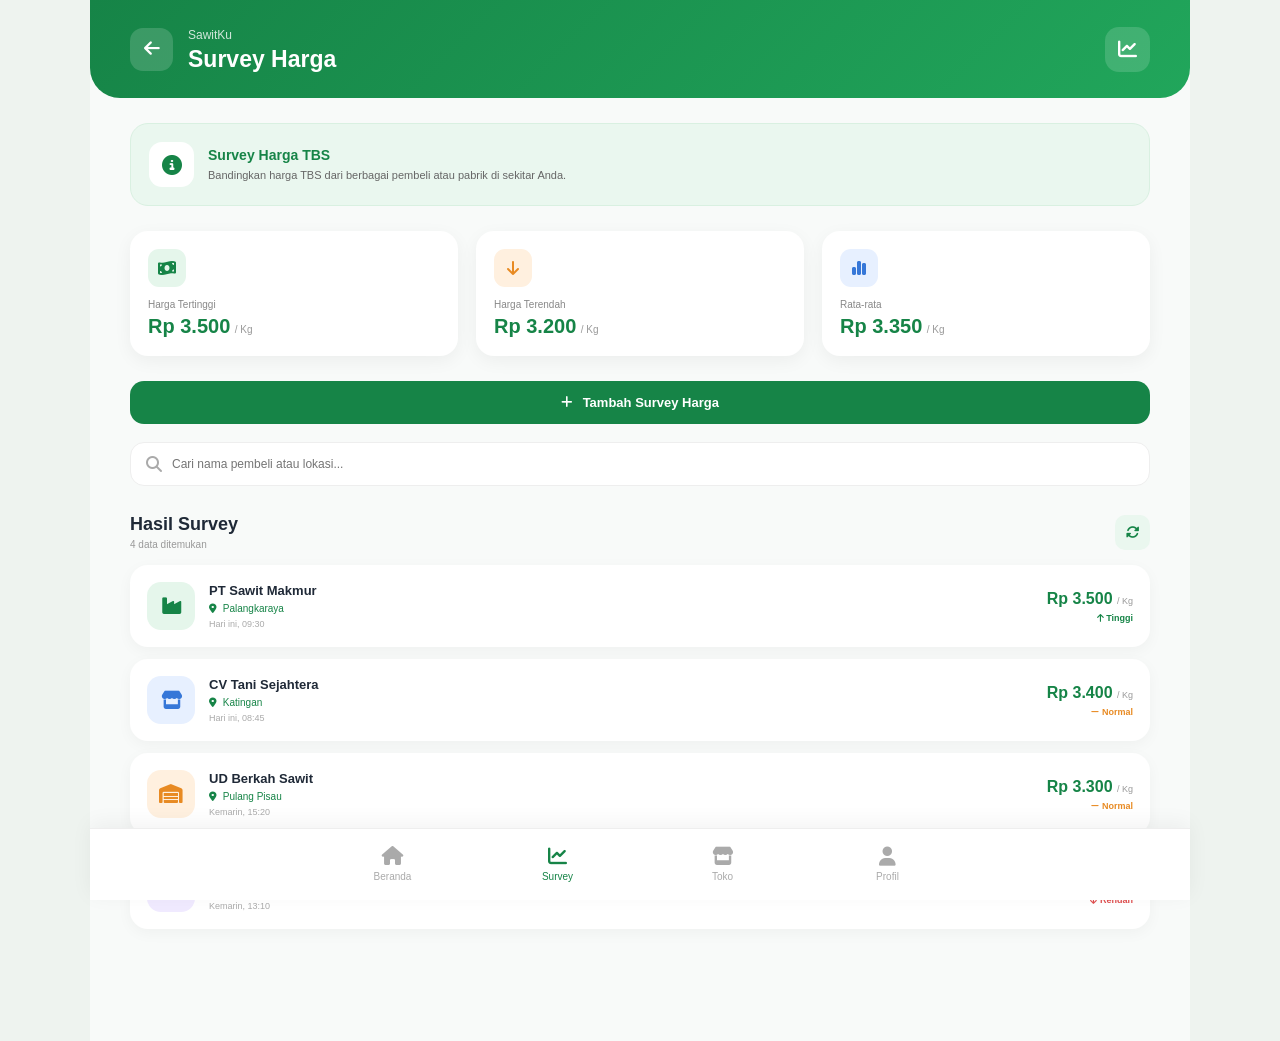
<file: survey.html>
<!DOCTYPE html>
<html lang="id">

<head>

    <meta charset="UTF-8">

    <meta
        name="viewport"
        content="width=device-width, initial-scale=1.0"
    >

    <title>SawitKu - Survey Harga</title>

    <!-- CSS -->
    <link
        rel="stylesheet"
        href="survey.css"
    >

    <!-- FONT AWESOME -->
    <link
        rel="stylesheet"
        href="https://cdnjs.cloudflare.com/ajax/libs/font-awesome/6.5.2/css/all.min.css"
    >

</head>


<body>


<div class="app">


    <!-- =================================================
         HEADER
    ================================================== -->

    <header class="header">

        <div class="header-left">

            <button
                type="button"
                class="back-btn"
                onclick="window.location.href='index.html'"
            >
                <i class="fa-solid fa-arrow-left"></i>
            </button>

            <div>

                <span>
                    SawitKu
                </span>

                <h2>
                    Survey Harga
                </h2>

            </div>

        </div>


        <div class="header-icon">

            <i class="fa-solid fa-chart-line"></i>

        </div>

    </header>



    <!-- =================================================
         INFO
    ================================================== -->

    <section class="info-box">

        <div class="info-icon">

            <i class="fa-solid fa-circle-info"></i>

        </div>

        <div>

            <strong>
                Survey Harga TBS
            </strong>

            <p>
                Bandingkan harga TBS dari berbagai
                pembeli atau pabrik di sekitar Anda.
            </p>

        </div>

    </section>



    <!-- =================================================
         STATISTIK
    ================================================== -->

    <section class="stats">

        <div class="stat-card">

            <div class="stat-icon green">
                <i class="fa-solid fa-money-bill-wave"></i>
            </div>

            <span>
                Harga Tertinggi
            </span>

            <strong id="hargaTertinggi">
                Rp 3.500
            </strong>

            <small>
                / Kg
            </small>

        </div>


        <div class="stat-card">

            <div class="stat-icon orange">
                <i class="fa-solid fa-arrow-down"></i>
            </div>

            <span>
                Harga Terendah
            </span>

            <strong id="hargaTerendah">
                Rp 3.200
            </strong>

            <small>
                / Kg
            </small>

        </div>


        <div class="stat-card">

            <div class="stat-icon blue">
                <i class="fa-solid fa-chart-simple"></i>
            </div>

            <span>
                Rata-rata
            </span>

            <strong id="hargaRata">
                Rp 3.350
            </strong>

            <small>
                / Kg
            </small>

        </div>

    </section>



    <!-- =================================================
         TAMBAH SURVEY
    ================================================== -->

    <button
        type="button"
        class="add-button"
        onclick="openForm()"
    >

        <i class="fa-solid fa-plus"></i>

        Tambah Survey Harga

    </button>



    <!-- =================================================
         SEARCH
    ================================================== -->

    <section class="search-box">

        <i class="fa-solid fa-magnifying-glass"></i>

        <input
            type="text"
            id="searchInput"
            placeholder="Cari nama pembeli atau lokasi..."
            onkeyup="searchSurvey()"
        >

    </section>



    <!-- =================================================
         JUDUL
    ================================================== -->

    <div class="section-title">

        <div>

            <h3>
                Hasil Survey
            </h3>

            <span id="jumlahData">
                4 data ditemukan
            </span>

        </div>

        <button
            type="button"
            onclick="resetData()"
            title="Reset data"
        >

            <i class="fa-solid fa-rotate"></i>

        </button>

    </div>



    <!-- =================================================
         DAFTAR SURVEY
    ================================================== -->

    <div
        class="survey-list"
        id="surveyList"
    >


        <!-- DATA 1 -->

        <div
            class="survey-card"
            data-name="PT Sawit Makmur"
            data-location="Palangkaraya"
        >

            <div class="company-icon green">
                <i class="fa-solid fa-industry"></i>
            </div>

            <div class="survey-info">

                <strong>
                    PT Sawit Makmur
                </strong>

                <span>
                    <i class="fa-solid fa-location-dot"></i>
                    Palangkaraya
                </span>

                <small>
                    Hari ini, 09:30
                </small>

            </div>

            <div class="survey-price">

                <strong>
                    Rp 3.500
                </strong>

                <span>
                    / Kg
                </span>

                <b class="up">
                    <i class="fa-solid fa-arrow-up"></i>
                    Tinggi
                </b>

            </div>

        </div>



        <!-- DATA 2 -->

        <div
            class="survey-card"
            data-name="CV Tani Sejahtera"
            data-location="Katingan"
        >

            <div class="company-icon blue">
                <i class="fa-solid fa-store"></i>
            </div>

            <div class="survey-info">

                <strong>
                    CV Tani Sejahtera
                </strong>

                <span>
                    <i class="fa-solid fa-location-dot"></i>
                    Katingan
                </span>

                <small>
                    Hari ini, 08:45
                </small>

            </div>

            <div class="survey-price">

                <strong>
                    Rp 3.400
                </strong>

                <span>
                    / Kg
                </span>

                <b class="normal">
                    <i class="fa-solid fa-minus"></i>
                    Normal
                </b>

            </div>

        </div>



        <!-- DATA 3 -->

        <div
            class="survey-card"
            data-name="UD Berkah Sawit"
            data-location="Pulang Pisau"
        >

            <div class="company-icon orange">
                <i class="fa-solid fa-warehouse"></i>
            </div>

            <div class="survey-info">

                <strong>
                    UD Berkah Sawit
                </strong>

                <span>
                    <i class="fa-solid fa-location-dot"></i>
                    Pulang Pisau
                </span>

                <small>
                    Kemarin, 15:20
                </small>

            </div>

            <div class="survey-price">

                <strong>
                    Rp 3.300
                </strong>

                <span>
                    / Kg
                </span>

                <b class="normal">
                    <i class="fa-solid fa-minus"></i>
                    Normal
                </b>

            </div>

        </div>



        <!-- DATA 4 -->

        <div
            class="survey-card"
            data-name="Koperasi Tani Bersama"
            data-location="Kapuas"
        >

            <div class="company-icon purple">
                <i class="fa-solid fa-users"></i>
            </div>

            <div class="survey-info">

                <strong>
                    Koperasi Tani Bersama
                </strong>

                <span>
                    <i class="fa-solid fa-location-dot"></i>
                    Kapuas
                </span>

                <small>
                    Kemarin, 13:10
                </small>

            </div>

            <div class="survey-price">

                <strong>
                    Rp 3.200
                </strong>

                <span>
                    / Kg
                </span>

                <b class="down">
                    <i class="fa-solid fa-arrow-down"></i>
                    Rendah
                </b>

            </div>

        </div>


    </div>



    <!-- =================================================
         BOTTOM NAV
    ================================================== -->

    <nav class="bottom-nav">

        <div
            class="nav-item"
            onclick="window.location.href='index.html'"
        >

            <i class="fa-solid fa-house"></i>

            <span>
                Beranda
            </span>

        </div>


        <div
            class="nav-item active"
        >

            <i class="fa-solid fa-chart-line"></i>

            <span>
                Survey
            </span>

        </div>


        <div
            class="nav-item"
            onclick="window.location.href='toko.html'"
        >

            <i class="fa-solid fa-store"></i>

            <span>
                Toko
            </span>

        </div>


        <div
            class="nav-item"
            onclick="window.location.href='index.html'"
        >

            <i class="fa-solid fa-user"></i>

            <span>
                Profil
            </span>

        </div>

    </nav>


</div>



<!-- =================================================
     MODAL TAMBAH SURVEY
===================================================== -->

<div
    class="modal"
    id="formModal"
>

    <div class="modal-content">


        <div class="modal-header">

            <div>

                <span>
                    Survey Harga
                </span>

                <h3>
                    Tambah Data Survey
                </h3>

            </div>

            <button
                type="button"
                onclick="closeForm()"
            >
                <i class="fa-solid fa-xmark"></i>
            </button>

        </div>


        <!-- FORM -->

        <form
            id="surveyForm"
            onsubmit="addSurvey(event)"
        >


            <label>
                Nama Pembeli / Pabrik
            </label>

            <div class="input-group">

                <i class="fa-solid fa-building"></i>

                <input
                    type="text"
                    id="namaPembeli"
                    placeholder="Contoh: PT Sawit Makmur"
                    required
                >

            </div>


            <label>
                Lokasi
            </label>

            <div class="input-group">

                <i class="fa-solid fa-location-dot"></i>

                <input
                    type="text"
                    id="lokasi"
                    placeholder="Contoh: Palangkaraya"
                    required
                >

            </div>


            <label>
                Harga TBS per Kg
            </label>

            <div class="input-group">

                <span class="rupiah">
                    Rp
                </span>

                <input
                    type="number"
                    id="hargaInput"
                    placeholder="3500"
                    min="0"
                    required
                >

            </div>


            <label>
                Keterangan
            </label>

            <div class="input-group textarea">

                <i class="fa-solid fa-note-sticky"></i>

                <textarea
                    id="keterangan"
                    placeholder="Tambahkan keterangan..."
                ></textarea>

            </div>


            <button
                type="submit"
                class="save-button"
            >

                <i class="fa-solid fa-floppy-disk"></i>

                Simpan Survey

            </button>


        </form>

    </div>

</div>



<!-- =================================================
     JAVASCRIPT
===================================================== -->

<script src="survey.js"></script>


</body>
</html>
</file>
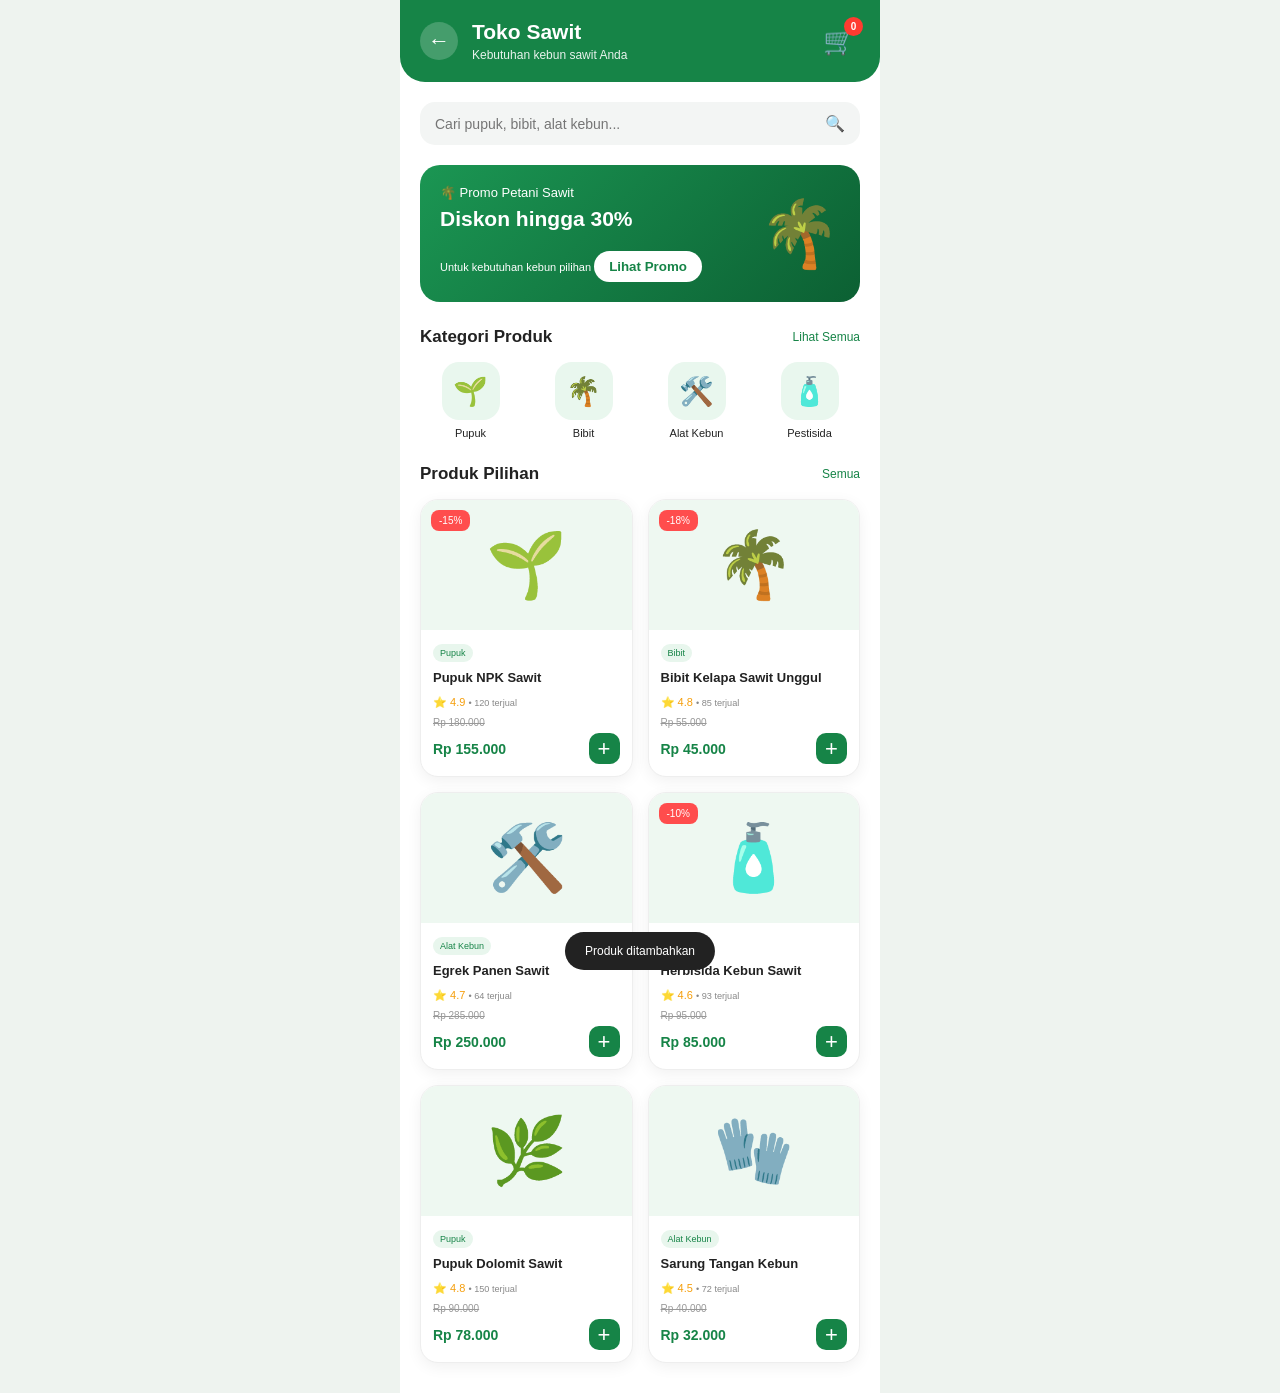
<file: toko.html>
<!DOCTYPE html>
<html lang="id">
<head>
    <meta charset="UTF-8">
    <meta name="viewport" content="width=device-width, initial-scale=1.0">

    <title>Toko Sawit</title>

    <link rel="stylesheet" href="toko.css">
</head>

<body>

<div class="app">

    <!-- ================= HEADER ================= -->

    <div class="header">

        <button class="back-btn" onclick="kembali()">
            ←
        </button>

        <div class="header-title">
            <h2>Toko Sawit</h2>
            <p>Kebutuhan kebun sawit Anda</p>
        </div>

        <!-- KERANJANG -->
        <div class="cart" onclick="openCart()">

            🛒

            <span id="cartCount">
                0
            </span>

        </div>

    </div>


    <!-- ================= SEARCH ================= -->

    <div class="search-box">

        <input
            type="text"
            id="searchInput"
            placeholder="Cari pupuk, bibit, alat kebun..."
            onkeyup="searchProduct()"
        >

        <span>
            🔍
        </span>

    </div>


    <!-- ================= BANNER ================= -->

    <div class="banner">

        <div class="banner-text">

            <p>🌴 Promo Petani Sawit</p>

            <h2>
                Diskon hingga 30%
            </h2>

            <span>
                Untuk kebutuhan kebun pilihan
            </span>

            <button onclick="showPromo()">
                Lihat Promo
            </button>

        </div>

        <div class="banner-icon">
            🌴
        </div>

    </div>


    <!-- ================= KATEGORI ================= -->

    <div class="section-title">

        <h3>
            Kategori Produk
        </h3>

        <span onclick="showAll()">
            Lihat Semua
        </span>

    </div>


    <div class="categories">

        <div
            class="category"
            onclick="filterProduct('Pupuk')"
        >

            <div class="category-icon">
                🌱
            </div>

            <p>
                Pupuk
            </p>

        </div>


        <div
            class="category"
            onclick="filterProduct('Bibit')"
        >

            <div class="category-icon">
                🌴
            </div>

            <p>
                Bibit
            </p>

        </div>


        <div
            class="category"
            onclick="filterProduct('Alat')"
        >

            <div class="category-icon">
                🛠️
            </div>

            <p>
                Alat Kebun
            </p>

        </div>


        <div
            class="category"
            onclick="filterProduct('Pestisida')"
        >

            <div class="category-icon">
                🧴
            </div>

            <p>
                Pestisida
            </p>

        </div>

    </div>


    <!-- ================= PRODUK ================= -->

    <div class="section-title">

        <h3>
            Produk Pilihan
        </h3>

        <span onclick="showAll()">
            Semua
        </span>

    </div>


    <div
        class="products"
        id="productList"
    >


        <!-- PRODUK 1 -->

        <div
            class="product-card"
            data-name="Pupuk NPK Sawit"
            data-category="Pupuk"
        >

            <div class="discount">
                -15%
            </div>

            <div class="product-image">
                🌱
            </div>

            <div class="product-info">

                <span class="category-label">
                    Pupuk
                </span>

                <h4>
                    Pupuk NPK Sawit
                </h4>

                <div class="rating">
                    ⭐ 4.9
                    <small>
                        • 120 terjual
                    </small>
                </div>

                <p class="old-price">
                    Rp 180.000
                </p>

                <div class="price-row">

                    <strong>
                        Rp 155.000
                    </strong>

                    <button
                        onclick="addCart('Pupuk NPK Sawit',155000)"
                    >
                        +
                    </button>

                </div>

            </div>

        </div>


        <!-- PRODUK 2 -->

        <div
            class="product-card"
            data-name="Bibit Kelapa Sawit Unggul"
            data-category="Bibit"
        >

            <div class="discount">
                -18%
            </div>

            <div class="product-image">
                🌴
            </div>

            <div class="product-info">

                <span class="category-label">
                    Bibit
                </span>

                <h4>
                    Bibit Kelapa Sawit Unggul
                </h4>

                <div class="rating">
                    ⭐ 4.8
                    <small>
                        • 85 terjual
                    </small>
                </div>

                <p class="old-price">
                    Rp 55.000
                </p>

                <div class="price-row">

                    <strong>
                        Rp 45.000
                    </strong>

                    <button
                        onclick="addCart('Bibit Kelapa Sawit Unggul',45000)"
                    >
                        +
                    </button>

                </div>

            </div>

        </div>


        <!-- PRODUK 3 -->

        <div
            class="product-card"
            data-name="Egrek Panen Sawit"
            data-category="Alat"
        >

            <div class="product-image">
                🛠️
            </div>

            <div class="product-info">

                <span class="category-label">
                    Alat Kebun
                </span>

                <h4>
                    Egrek Panen Sawit
                </h4>

                <div class="rating">
                    ⭐ 4.7
                    <small>
                        • 64 terjual
                    </small>
                </div>

                <p class="old-price">
                    Rp 285.000
                </p>

                <div class="price-row">

                    <strong>
                        Rp 250.000
                    </strong>

                    <button
                        onclick="addCart('Egrek Panen Sawit',250000)"
                    >
                        +
                    </button>

                </div>

            </div>

        </div>


        <!-- PRODUK 4 -->

        <div
            class="product-card"
            data-name="Herbisida Kebun Sawit"
            data-category="Pestisida"
        >

            <div class="discount">
                -10%
            </div>

            <div class="product-image">
                🧴
            </div>

            <div class="product-info">

                <span class="category-label">
                    Pestisida
                </span>

                <h4>
                    Herbisida Kebun Sawit
                </h4>

                <div class="rating">
                    ⭐ 4.6
                    <small>
                        • 93 terjual
                    </small>
                </div>

                <p class="old-price">
                    Rp 95.000
                </p>

                <div class="price-row">

                    <strong>
                        Rp 85.000
                    </strong>

                    <button
                        onclick="addCart('Herbisida Kebun Sawit',85000)"
                    >
                        +
                    </button>

                </div>

            </div>

        </div>


        <!-- PRODUK 5 -->

        <div
            class="product-card"
            data-name="Pupuk Dolomit Sawit"
            data-category="Pupuk"
        >

            <div class="product-image">
                🌿
            </div>

            <div class="product-info">

                <span class="category-label">
                    Pupuk
                </span>

                <h4>
                    Pupuk Dolomit Sawit
                </h4>

                <div class="rating">
                    ⭐ 4.8
                    <small>
                        • 150 terjual
                    </small>
                </div>

                <p class="old-price">
                    Rp 90.000
                </p>

                <div class="price-row">

                    <strong>
                        Rp 78.000
                    </strong>

                    <button
                        onclick="addCart('Pupuk Dolomit Sawit',78000)"
                    >
                        +
                    </button>

                </div>

            </div>

        </div>


        <!-- PRODUK 6 -->

        <div
            class="product-card"
            data-name="Sarung Tangan Kebun"
            data-category="Alat"
        >

            <div class="product-image">
                🧤
            </div>

            <div class="product-info">

                <span class="category-label">
                    Alat Kebun
                </span>

                <h4>
                    Sarung Tangan Kebun
                </h4>

                <div class="rating">
                    ⭐ 4.5
                    <small>
                        • 72 terjual
                    </small>
                </div>

                <p class="old-price">
                    Rp 40.000
                </p>

                <div class="price-row">

                    <strong>
                        Rp 32.000
                    </strong>

                    <button
                        onclick="addCart('Sarung Tangan Kebun',32000)"
                    >
                        +
                    </button>

                </div>

            </div>

        </div>

    </div>

</div>


<!-- ================= MODAL KERANJANG ================= -->

<div
    id="cartModal"
    class="cart-modal"
>

    <div class="cart-content">


        <!-- HEADER KERANJANG -->

        <div class="cart-header">

            <h3>
                🛒 Keranjang Saya
            </h3>

            <button
                onclick="closeCart()"
                class="close-btn"
            >
                ✕
            </button>

        </div>


        <!-- ISI KERANJANG -->

        <div
            id="cartItems"
            class="cart-items"
        >

            <div class="empty-cart">

                <div>
                    🛒
                </div>

                <p>
                    Keranjang masih kosong
                </p>

                <small>
                    Tambahkan produk untuk mulai berbelanja
                </small>

            </div>

        </div>


        <!-- FOOTER -->

        <div class="cart-footer">

            <div class="total">

                <span>
                    Total Belanja
                </span>

                <strong id="cartTotal">
                    Rp 0
                </strong>

            </div>


            <button
                class="checkout-btn"
                onclick="checkout()"
            >
                Lanjut ke Pembayaran
            </button>

        </div>

    </div>

</div>


<!-- ================= NOTIFIKASI ================= -->

<div
    id="notification"
    class="notification"
>
    Produk ditambahkan
</div>


<script src="toko.js"></script>

</body>
</html>
</file>
<file: style.css>
* {
    box-sizing: border-box;
    margin: 0;
    padding: 0;
}

html {
    scroll-behavior: smooth;
}

body {
    font-family: Arial, Helvetica, sans-serif;
    background: #eef3ef;
    color: #1f2937;
    min-height: 100vh;
}

.app {
    width: 100%;
    max-width: 1100px;
    min-height: 100vh;

    margin: auto;

    background: #f8faf9;

    padding-bottom: 110px;

    box-shadow:
        0 0 30px rgba(0, 0, 0, 0.05);
}


/* =====================================================
   HEADER
===================================================== */

.header {
    position: relative;

    display: flex;
    align-items: center;
    justify-content: space-between;

    padding: 28px 40px 55px;

    background: linear-gradient(
        135deg,
        #168447,
        #21a65b
    );

    color: white;

    border-radius:
        0 0 32px 32px;

    overflow: hidden;
}


/* Dekorasi */

.header::before {
    content: "";

    position: absolute;

    width: 250px;
    height: 250px;

    right: -100px;
    top: -130px;

    border-radius: 50%;

    background:
        rgba(255,255,255,0.08);
}

.header::after {
    content: "";

    position: absolute;

    width: 180px;
    height: 180px;

    left: 45%;
    bottom: -140px;

    border-radius: 50%;

    background:
        rgba(255,255,255,0.05);
}


/* USER */

.user-info {
    display: flex;
    align-items: center;

    gap: 15px;

    position: relative;
    z-index: 2;
}

.avatar {
    width: 54px;
    height: 54px;

    display: flex;
    align-items: center;
    justify-content: center;

    border-radius: 17px;

    background:
        rgba(255,255,255,0.18);

    font-size: 23px;
}

.greeting {
    display: block;

    font-size: 13px;

    opacity: .85;
}

.header h2 {
    margin-top: 4px;

    font-size: 24px;
}


/* NOTIFICATION */

.notification-btn {
    position: relative;
    z-index: 3;

    width: 46px;
    height: 46px;

    border: none;

    border-radius: 14px;

    background:
        rgba(255,255,255,0.17);

    color: white;

    font-size: 20px;

    cursor: pointer;

    transition: .2s;
}

.notification-btn:hover {
    background:
        rgba(255,255,255,0.28);
}

.notification-dot {
    position: absolute;

    top: 7px;
    right: 8px;

    width: 9px;
    height: 9px;

    background: #ff4d4d;

    border: 2px solid white;

    border-radius: 50%;
}


/* =====================================================
   PRICE CARD
===================================================== */

.price-card {
    position: relative;
    z-index: 5;

    margin: -22px 40px 0;

    padding: 25px;

    background: white;

    border-radius: 25px;

    box-shadow:
        0 10px 30px
        rgba(0,0,0,.08);
}

.price-top {
    display: flex;

    align-items: flex-start;

    justify-content: space-between;
}

.location {
    color: #168447;

    font-size: 13px;

    font-weight: bold;
}

.location i {
    margin-right: 5px;
}

.price-label {
    margin-top: 8px;

    color: #888;

    font-size: 13px;
}

.price-status {
    padding: 7px 12px;

    border-radius: 20px;

    background: #e7f7ed;

    color: #168447;

    font-size: 11px;

    font-weight: bold;
}

.price-status i {
    margin-right: 4px;
}

.price {
    display: flex;

    align-items: baseline;

    margin-top: 17px;

    color: #168447;
}

.price span {
    margin-right: 6px;

    font-size: 18px;

    font-weight: bold;
}

.price strong {
    font-size: 44px;

    letter-spacing: -1px;
}

.price small {
    margin-left: 6px;

    color: #777;

    font-size: 13px;
}

.price-change {
    display: flex;

    align-items: center;

    gap: 9px;

    margin-top: 5px;
}

.price-change span {
    color: #168447;

    font-size: 13px;

    font-weight: bold;
}

.price-change p {
    color: #999;

    font-size: 11px;
}

.price-footer {
    display: flex;

    align-items: center;

    justify-content: space-between;

    margin-top: 19px;

    padding-top: 14px;

    border-top: 1px solid #eee;
}

.price-footer span {
    color: #999;

    font-size: 11px;
}

.price-footer button {
    border: none;

    background: transparent;

    color: #168447;

    font-size: 11px;

    font-weight: bold;

    cursor: pointer;
}


/* =====================================================
   FARM
===================================================== */

.farm-card {
    display: flex;

    align-items: center;

    gap: 14px;

    margin: 22px 40px 0;

    padding: 18px;

    background: #eaf7ef;

    border: 1px solid #d9f0e1;

    border-radius: 20px;
}

.farm-icon {
    width: 50px;
    height: 50px;

    flex-shrink: 0;

    display: flex;
    align-items: center;
    justify-content: center;

    border-radius: 15px;

    background: white;

    color: #168447;

    font-size: 21px;
}

.farm-info {
    flex: 1;
}

.farm-info span {
    display: block;

    color: #168447;

    font-size: 11px;

    font-weight: bold;
}

.farm-info strong {
    display: block;

    margin-top: 3px;

    font-size: 14px;
}

.farm-info small {
    display: block;

    margin-top: 4px;

    color: #777;

    font-size: 10px;

    line-height: 15px;
}

.add-farm {
    width: 40px;
    height: 40px;

    flex-shrink: 0;

    border: none;

    border-radius: 12px;

    background: #168447;

    color: white;

    font-size: 16px;

    cursor: pointer;

    transition: .2s;
}

.add-farm:hover {
    background: #0e703a;

    transform: scale(1.05);
}


/* =====================================================
   SECTION
===================================================== */

.section-header {
    display: flex;

    align-items: center;

    justify-content: space-between;

    margin: 32px 40px 18px;
}

.section-header h3 {
    font-size: 19px;
}

.section-header span {
    color: #999;

    font-size: 11px;
}


/* =====================================================
   MENU
===================================================== */

.menu {
    display: grid;

    grid-template-columns:
        repeat(4, 1fr);

    gap: 25px;

    padding: 0 40px;
}

.item {
    padding: 12px 5px;

    text-align: center;

    border-radius: 17px;

    cursor: pointer;

    transition: .2s;
}

.item:hover {
    background: #eef7f1;

    transform: translateY(-3px);
}

.item:active {
    transform: scale(.94);
}

.item p {
    margin-top: 9px;

    color: #444;

    font-size: 11px;

    font-weight: 500;
}


/* =====================================================
   ICON MENU
===================================================== */

.menu-icon {
    width: 62px;
    height: 62px;

    margin: auto;

    display: flex;

    align-items: center;

    justify-content: center;

    border-radius: 18px;

    font-size: 23px;

    transition: .2s;
}

.item:hover .menu-icon {
    transform: translateY(-3px);
}


/* COLORS */

.green {
    background: #e5f6eb;
    color: #168447;
}

.blue {
    background: #e7f0ff;
    color: #3677d8;
}

.orange {
    background: #fff0df;
    color: #e88a22;
}

.purple {
    background: #f0eaff;
    color: #7651d6;
}

.cyan {
    background: #e3f8fa;
    color: #1b9eaa;
}

.red {
    background: #ffe8e8;
    color: #df4d4d;
}

.dark {
    background: #e9ecef;
    color: #555;
}

.yellow {
    background: #fff5cf;
    color: #d29a00;
}

.pink {
    background: #ffe8f1;
    color: #d34e82;
}


/* =====================================================
   INFO CARD
===================================================== */

.info-card {
    display: flex;

    align-items: center;

    gap: 14px;

    margin: 32px 40px;

    padding: 19px;

    background: white;

    border-radius: 20px;

    border: 1px solid #f0f0f0;

    box-shadow:
        0 5px 18px
        rgba(0,0,0,.05);
}

.info-icon {
    width: 50px;
    height: 50px;

    flex-shrink: 0;

    display: flex;

    align-items: center;

    justify-content: center;

    border-radius: 15px;

    background: #eaf7ef;

    font-size: 24px;
}

.info-card div:nth-child(2) {
    flex: 1;
}

.info-card strong {
    font-size: 13px;
}

.info-card p {
    margin-top: 5px;

    color: #888;

    font-size: 10px;

    line-height: 15px;
}

.info-card > i {
    color: #aaa;

    font-size: 13px;
}


/* =====================================================
   BOTTOM NAVIGATION
===================================================== */

.bottom-nav {
    position: fixed;

    left: 50%;
    bottom: 0;

    z-index: 100;

    display: flex;

    align-items: center;

    justify-content: center;

    gap: 100px;

    width: 100%;

    max-width: 1100px;

    height: 74px;

    transform: translateX(-50%);

    background: rgba(255,255,255,.97);

    border-top: 1px solid #eee;

    box-shadow:
        0 -5px 20px
        rgba(0,0,0,.05);

    backdrop-filter: blur(10px);
}

.nav-item {
    min-width: 65px;

    text-align: center;

    color: #aaa;

    font-size: 11px;

    cursor: pointer;

    transition: .2s;
}

.nav-item i {
    display: block;

    margin-bottom: 5px;

    font-size: 20px;
}

.nav-item span {
    font-size: 10px;
}

.nav-item.active {
    color: #168447;
}

.nav-item:hover {
    color: #168447;
}


/* =====================================================
   MODAL
===================================================== */

.modal {
    position: fixed;

    inset: 0;

    z-index: 1000;

    display: none;

    align-items: flex-end;

    background:
        rgba(0,0,0,.5);
}

.modal.show {
    display: flex;
}

.modal-content {
    width: 100%;

    max-width: 700px;

    max-height: 85vh;

    margin: auto;

    padding: 25px;

    overflow-y: auto;

    background: white;

    border-radius:
        25px 25px 0 0;

    animation:
        slideUp .3s ease;
}

@keyframes slideUp {

    from {
        transform: translateY(100%);
    }

    to {
        transform: translateY(0);
    }

}

.modal-header {
    display: flex;

    align-items: flex-start;

    justify-content: space-between;

    margin-bottom: 25px;
}

.modal-header span {
    color: #168447;

    font-size: 12px;
}

.modal-header h3 {
    margin-top: 5px;

    font-size: 19px;
}

.modal-header button {
    width: 38px;
    height: 38px;

    border: none;

    border-radius: 50%;

    background: #f1f1f1;

    cursor: pointer;
}


/* =====================================================
   ALL MENU
===================================================== */

.all-menu {
    display: grid;

    grid-template-columns:
        repeat(4, 1fr);

    gap: 25px 15px;
}

.all-item {
    padding: 8px;

    text-align: center;

    border-radius: 15px;

    cursor: pointer;

    transition: .2s;
}

.all-item:hover {
    background: #f5f8f6;
}

.all-item .menu-icon {
    margin-bottom: 8px;
}

.all-item span {
    font-size: 11px;
}


/* =====================================================
   NOTIFICATION
===================================================== */

.notification {
    position: fixed;

    left: 50%;
    bottom: -70px;

    z-index: 2000;

    padding: 13px 22px;

    transform: translateX(-50%);

    background: #222;

    color: white;

    border-radius: 25px;

    font-size: 12px;

    white-space: nowrap;

    transition: .3s;

    box-shadow:
        0 5px 20px
        rgba(0,0,0,.2);
}

.notification.show {
    bottom: 90px;
}


/* =====================================================
   TABLET
===================================================== */

@media (max-width: 768px) {

    .header {
        padding:
            24px 25px 45px;
    }

    .price-card {
        margin-left: 25px;
        margin-right: 25px;
    }

    .farm-card {
        margin-left: 25px;
        margin-right: 25px;
    }

    .section-header {
        margin-left: 25px;
        margin-right: 25px;
    }

    .menu {
        padding-left: 25px;
        padding-right: 25px;

        gap: 20px 10px;
    }

    .info-card {
        margin-left: 25px;
        margin-right: 25px;
    }

    .bottom-nav {
        gap: 50px;
    }
}


/* =====================================================
   MOBILE
===================================================== */

@media (max-width: 480px) {

    body {
        background: #f8faf9;
    }

    .app {
        max-width: 480px;

        box-shadow: none;
    }

    .header {
        padding:
            20px 20px 38px;

        border-radius:
            0 0 27px 27px;
    }

    .avatar {
        width: 48px;
        height: 48px;
    }

    .header h2 {
        font-size: 20px;
    }

    .notification-btn {
        width: 42px;
        height: 42px;
    }

    .price-card {
        margin:
            -15px 18px 0;

        padding: 20px;

        border-radius: 21px;
    }

    .price strong {
        font-size: 36px;
    }

    .farm-card {
        margin:
            18px 20px 0;
    }

    .section-header {
        margin:
            25px 20px 15px;
    }

    .section-header h3 {
        font-size: 17px;
    }

    .menu {
        grid-template-columns:
            repeat(4, 1fr);

        padding:
            0 20px;

        gap:
            18px 6px;
    }

    .menu-icon {
        width: 54px;
        height: 54px;

        border-radius: 16px;

        font-size: 21px;
    }

    .item p {
        font-size: 10px;
    }

    .info-card {
        margin:
            25px 20px;
    }

    .bottom-nav {
        width: 100%;

        max-width: 480px;

        height: 68px;

        gap: 0;

        justify-content:
            space-around;
    }

    .nav-item {
        min-width: 55px;
    }

    .nav-item i {
        font-size: 18px;
    }

    .nav-item span {
        font-size: 9px;
    }

    .modal-content {
        max-width: 480px;

        padding: 20px;
    }

    .all-menu {
        grid-template-columns:
            repeat(4, 1fr);

        gap:
            20px 7px;
    }

    .all-item span {
        font-size: 10px;
    }
}


/* =====================================================
   HP KECIL
===================================================== */

@media (max-width: 360px) {

    .header {
        padding-left: 16px;
        padding-right: 16px;
    }

    .price-card {
        margin-left: 14px;
        margin-right: 14px;
    }

    .farm-card {
        margin-left: 16px;
        margin-right: 16px;
    }

    .section-header {
        margin-left: 16px;
        margin-right: 16px;
    }

    .menu {
        padding-left: 16px;
        padding-right: 16px;
    }

    .info-card {
        margin-left: 16px;
        margin-right: 16px;
    }

    .menu-icon {
        width: 48px;
        height: 48px;

        font-size: 19px;
    }

    .price strong {
        font-size: 32px;
    }

    .price span {
        font-size: 16px;
    }
}
</file>
<file: survey.css>
* {
    box-sizing: border-box;
    margin: 0;
    padding: 0;
}

body {
    font-family: Arial, Helvetica, sans-serif;
    background: #eef3ef;
    color: #1f2937;
}

.app {
    width: 100%;
    max-width: 1100px;
    min-height: 100vh;
    margin: auto;
    background: #f8faf9;
    padding-bottom: 100px;
}


/* ================= HEADER ================= */

.header {
    display: flex;
    align-items: center;
    justify-content: space-between;

    padding: 25px 40px;

    background: linear-gradient(
        135deg,
        #168447,
        #21a65b
    );

    color: white;

    border-radius: 0 0 30px 30px;
}

.header-left {
    display: flex;
    align-items: center;
    gap: 15px;
}

.header-left span {
    font-size: 12px;
    opacity: .8;
}

.header-left h2 {
    margin-top: 3px;
    font-size: 23px;
}

.back-btn {
    width: 43px;
    height: 43px;

    border: none;
    border-radius: 13px;

    background: rgba(255,255,255,.16);

    color: white;

    font-size: 18px;

    cursor: pointer;
}

.header-icon {
    width: 45px;
    height: 45px;

    display: flex;
    align-items: center;
    justify-content: center;

    border-radius: 14px;

    background: rgba(255,255,255,.15);

    font-size: 19px;
}


/* ================= INFO ================= */

.info-box {
    display: flex;
    align-items: center;
    gap: 14px;

    margin: 25px 40px 0;

    padding: 18px;

    background: #eaf7ef;

    border: 1px solid #d9f0e1;

    border-radius: 18px;
}

.info-icon {
    width: 45px;
    height: 45px;

    flex-shrink: 0;

    display: flex;
    align-items: center;
    justify-content: center;

    border-radius: 13px;

    background: white;

    color: #168447;

    font-size: 20px;
}

.info-box strong {
    display: block;

    font-size: 14px;

    color: #168447;
}

.info-box p {
    margin-top: 4px;

    color: #666;

    font-size: 11px;

    line-height: 16px;
}


/* ================= STATISTIK ================= */

.stats {
    display: grid;

    grid-template-columns:
        repeat(3, 1fr);

    gap: 18px;

    margin: 25px 40px 0;
}

.stat-card {
    padding: 18px;

    background: white;

    border-radius: 18px;

    box-shadow:
        0 5px 18px rgba(0,0,0,.05);
}

.stat-icon {
    width: 38px;
    height: 38px;

    display: flex;
    align-items: center;
    justify-content: center;

    border-radius: 11px;

    margin-bottom: 12px;
}

.stat-icon.green {
    background: #e5f6eb;
    color: #168447;
}

.stat-icon.orange {
    background: #fff0df;
    color: #e88a22;
}

.stat-icon.blue {
    background: #e7f0ff;
    color: #3677d8;
}

.stat-card span {
    display: block;

    color: #888;

    font-size: 10px;
}

.stat-card strong {
    display: inline-block;

    margin-top: 5px;

    color: #168447;

    font-size: 20px;
}

.stat-card small {
    color: #999;

    font-size: 10px;
}


/* ================= BUTTON ================= */

.add-button {
    display: block;

    margin: 25px 40px 0;

    width: calc(100% - 80px);

    padding: 14px;

    border: none;

    border-radius: 14px;

    background: #168447;

    color: white;

    font-size: 13px;

    font-weight: bold;

    cursor: pointer;

    transition: .2s;
}

.add-button:hover {
    background: #0e703a;
}

.add-button i {
    margin-right: 7px;
}


/* ================= SEARCH ================= */

.search-box {
    display: flex;

    align-items: center;

    gap: 10px;

    margin: 18px 40px 0;

    padding: 13px 15px;

    background: white;

    border: 1px solid #eee;

    border-radius: 14px;
}

.search-box i {
    color: #aaa;
}

.search-box input {
    width: 100%;

    border: none;

    outline: none;

    font-size: 12px;

    background: transparent;
}


/* ================= SECTION ================= */

.section-title {
    display: flex;

    align-items: center;

    justify-content: space-between;

    margin: 28px 40px 15px;
}

.section-title h3 {
    font-size: 18px;
}

.section-title span {
    display: block;

    margin-top: 4px;

    color: #999;

    font-size: 10px;
}

.section-title button {
    width: 35px;
    height: 35px;

    border: none;

    border-radius: 10px;

    background: #eaf7ef;

    color: #168447;

    cursor: pointer;
}


/* ================= SURVEY CARD ================= */

.survey-list {
    margin: 0 40px;
}

.survey-card {
    display: flex;

    align-items: center;

    gap: 14px;

    padding: 17px;

    margin-bottom: 12px;

    background: white;

    border-radius: 18px;

    box-shadow:
        0 4px 15px rgba(0,0,0,.04);

    transition: .2s;
}

.survey-card:hover {
    transform: translateY(-2px);

    box-shadow:
        0 7px 20px rgba(0,0,0,.07);
}

.company-icon {
    width: 48px;
    height: 48px;

    flex-shrink: 0;

    display: flex;
    align-items: center;
    justify-content: center;

    border-radius: 14px;

    font-size: 19px;
}

.company-icon.green {
    background: #e5f6eb;
    color: #168447;
}

.company-icon.blue {
    background: #e7f0ff;
    color: #3677d8;
}

.company-icon.orange {
    background: #fff0df;
    color: #e88a22;
}

.company-icon.purple {
    background: #f0eaff;
    color: #7651d6;
}

.survey-info {
    flex: 1;
}

.survey-info strong {
    display: block;

    font-size: 13px;
}

.survey-info span {
    display: block;

    margin-top: 5px;

    color: #168447;

    font-size: 10px;
}

.survey-info span i {
    margin-right: 3px;
}

.survey-info small {
    display: block;

    margin-top: 5px;

    color: #aaa;

    font-size: 9px;
}

.survey-price {
    text-align: right;
}

.survey-price strong {
    color: #168447;

    font-size: 16px;
}

.survey-price > span {
    color: #999;

    font-size: 9px;
}

.survey-price b {
    display: block;

    margin-top: 5px;

    font-size: 9px;
}

.survey-price .up {
    color: #168447;
}

.survey-price .normal {
    color: #e88a22;
}

.survey-price .down {
    color: #df4d4d;
}


/* ================= BOTTOM NAV ================= */

.bottom-nav {
    position: fixed;

    left: 50%;
    bottom: 0;

    transform: translateX(-50%);

    width: 100%;
    max-width: 1100px;

    height: 72px;

    display: flex;

    align-items: center;
    justify-content: center;

    gap: 100px;

    background: white;

    border-top: 1px solid #eee;

    box-shadow:
        0 -5px 20px rgba(0,0,0,.05);

    z-index: 100;
}

.nav-item {
    min-width: 65px;

    text-align: center;

    color: #aaa;

    font-size: 10px;

    cursor: pointer;
}

.nav-item i {
    display: block;

    margin-bottom: 5px;

    font-size: 19px;
}

.nav-item.active {
    color: #168447;
}


/* ================= MODAL ================= */

.modal {
    position: fixed;

    inset: 0;

    z-index: 1000;

    display: none;

    align-items: flex-end;

    background:
        rgba(0,0,0,.5);
}

.modal.show {
    display: flex;
}

.modal-content {
    width: 100%;
    max-width: 600px;

    margin: auto;

    padding: 25px;

    background: white;

    border-radius:
        25px 25px 0 0;

    animation: slideUp .3s ease;
}

@keyframes slideUp {

    from {
        transform: translateY(100%);
    }

    to {
        transform: translateY(0);
    }

}

.modal-header {
    display: flex;

    justify-content: space-between;

    margin-bottom: 20px;
}

.modal-header span {
    color: #168447;

    font-size: 11px;
}

.modal-header h3 {
    margin-top: 4px;

    font-size: 18px;
}

.modal-header button {
    width: 35px;
    height: 35px;

    border: none;

    border-radius: 50%;

    background: #f1f1f1;

    cursor: pointer;
}


/* ================= FORM ================= */

form label {
    display: block;

    margin:
        14px 0 7px;

    font-size: 11px;

    font-weight: bold;
}

.input-group {
    display: flex;

    align-items: center;

    gap: 9px;

    padding: 11px 13px;

    border: 1px solid #ddd;

    border-radius: 12px;
}

.input-group i {
    color: #999;
}

.input-group input,
.input-group textarea {
    width: 100%;

    border: none;

    outline: none;

    font-size: 12px;

    font-family: inherit;
}

.input-group textarea {
    min-height: 70px;

    resize: vertical;
}

.rupiah {
    color: #168447;

    font-weight: bold;

    font-size: 12px;
}

.save-button {
    width: 100%;

    margin-top: 20px;

    padding: 13px;

    border: none;

    border-radius: 12px;

    background: #168447;

    color: white;

    font-size: 12px;

    font-weight: bold;

    cursor: pointer;
}


/* ================= MOBILE ================= */

@media (max-width: 768px) {

    .header {
        padding: 22px 25px;
    }

    .info-box,
    .stats,
    .add-button,
    .search-box,
    .section-title {
        margin-left: 25px;
        margin-right: 25px;
    }

    .add-button {
        width: calc(100% - 50px);
    }

    .survey-list {
        margin-left: 25px;
        margin-right: 25px;
    }

    .bottom-nav {
        gap: 45px;
    }

}


/* ================= HP ================= */

@media (max-width: 480px) {

    body {
        background: #f8faf9;
    }

    .header {
        padding: 20px;
    }

    .header-left h2 {
        font-size: 20px;
    }

    .info-box {
        margin:
            20px 18px 0;
    }

    .stats {
        grid-template-columns:
            repeat(3, 1fr);

        gap: 8px;

        margin:
            18px;
    }

    .stat-card {
        padding: 12px 9px;

        border-radius: 15px;
    }

    .stat-icon {
        width: 32px;
        height: 32px;

        margin-bottom: 8px;
    }

    .stat-card strong {
        font-size: 14px;
    }

    .stat-card span {
        font-size: 8px;
    }

    .stat-card small {
        font-size: 8px;
    }

    .add-button {
        width:
            calc(100% - 36px);

        margin:
            18px 18px 0;
    }

    .search-box {
        margin:
            15px 18px 0;
    }

    .section-title {
        margin:
            23px 18px 13px;
    }

    .survey-list {
        margin:
            0 18px;
    }

    .survey-card {
        padding: 13px;

        gap: 10px;
    }

    .company-icon {
        width: 42px;
        height: 42px;

        font-size: 16px;
    }

    .survey-info strong {
        font-size: 11px;
    }

    .survey-info span {
        font-size: 9px;
    }

    .survey-price strong {
        font-size: 13px;
    }

    .bottom-nav {
        max-width: 480px;

        height: 68px;

        gap: 0;

        justify-content:
            space-around;
    }

    .nav-item {
        min-width: 55px;
    }

    .nav-item i {
        font-size: 18px;
    }

}
</file>
<file: toko.css>
* {
    box-sizing: border-box;
    margin: 0;
    padding: 0;
}

body {
    font-family: Arial, Helvetica, sans-serif;
    background: #eef3ef;
    color: #222;
}


/* ================= APP ================= */

.app {
    max-width: 480px;
    min-height: 100vh;
    margin: auto;
    background: white;
    padding-bottom: 30px;
}


/* ================= HEADER ================= */

.header {
    background: #168447;
    color: white;

    padding: 20px;

    display: flex;
    align-items: center;

    gap: 14px;

    border-radius: 0 0 25px 25px;
}

.back-btn {
    width: 38px;
    height: 38px;

    border: none;
    border-radius: 50%;

    background: rgba(255,255,255,.2);

    color: white;

    font-size: 22px;

    cursor: pointer;
}

.header-title {
    flex: 1;
}

.header-title h2 {
    font-size: 21px;
}

.header-title p {
    margin-top: 4px;

    font-size: 12px;

    opacity: .9;
}


/* ================= CART ================= */

.cart {
    position: relative;

    font-size: 26px;

    cursor: pointer;

    width: 42px;
    height: 42px;

    display: flex;
    align-items: center;
    justify-content: center;

    border-radius: 12px;

    transition: .2s;
}

.cart:hover {
    background: rgba(255,255,255,.15);
}

.cart:active {
    transform: scale(.9);
}

.cart span {
    position: absolute;

    right: -3px;
    top: -3px;

    width: 19px;
    height: 19px;

    border-radius: 50%;

    background: #ff3b30;

    color: white;

    display: flex;
    align-items: center;
    justify-content: center;

    font-size: 10px;
    font-weight: bold;
}


/* ================= SEARCH ================= */

.search-box {
    margin: 20px;

    padding: 12px 15px;

    background: #f3f5f4;

    border-radius: 15px;

    display: flex;
    align-items: center;

    gap: 10px;
}

.search-box input {
    width: 100%;

    border: none;
    outline: none;

    background: transparent;

    font-size: 14px;
}


/* ================= BANNER ================= */

.banner {
    margin: 20px;

    padding: 20px;

    border-radius: 20px;

    background:
        linear-gradient(
            135deg,
            #1b9653,
            #0c6033
        );

    color: white;

    display: flex;
    justify-content: space-between;
    align-items: center;

    overflow: hidden;
}

.banner-text p {
    font-size: 13px;
}

.banner-text h2 {
    margin: 7px 0;

    font-size: 21px;
}

.banner-text span {
    font-size: 11px;
}

.banner-text button {
    margin-top: 13px;

    padding: 8px 15px;

    border: none;

    border-radius: 20px;

    background: white;

    color: #168447;

    font-weight: bold;

    cursor: pointer;
}

.banner-icon {
    font-size: 65px;
}


/* ================= SECTION ================= */

.section-title {
    margin: 25px 20px 15px;

    display: flex;
    align-items: center;
    justify-content: space-between;
}

.section-title h3 {
    font-size: 17px;
}

.section-title span {
    color: #168447;

    font-size: 12px;

    cursor: pointer;
}


/* ================= CATEGORY ================= */

.categories {
    padding: 0 20px;

    display: grid;

    grid-template-columns:
        repeat(4, 1fr);

    gap: 12px;
}

.category {
    text-align: center;

    cursor: pointer;
}

.category-icon {
    width: 58px;
    height: 58px;

    margin: auto;

    border-radius: 17px;

    background: #e9f7ee;

    display: flex;
    align-items: center;
    justify-content: center;

    font-size: 28px;

    transition: .2s;
}

.category:hover .category-icon {
    transform: translateY(-4px);

    background: #d9f1e2;
}

.category p {
    margin-top: 7px;

    font-size: 11px;
}


/* ================= PRODUCTS ================= */

.products {
    padding: 0 20px;

    display: grid;

    grid-template-columns:
        repeat(2, 1fr);

    gap: 15px;
}

.product-card {
    position: relative;

    overflow: hidden;

    border: 1px solid #eeeeee;

    border-radius: 18px;

    background: white;

    box-shadow:
        0 4px 15px
        rgba(0,0,0,.06);

    transition: .2s;
}

.product-card:hover {
    transform: translateY(-4px);
}


/* IMAGE */

.product-image {
    height: 130px;

    background: #eef8f1;

    display: flex;
    align-items: center;
    justify-content: center;

    font-size: 65px;
}


/* DISCOUNT */

.discount {
    position: absolute;

    top: 10px;
    left: 10px;

    background: #ff4d4d;

    color: white;

    padding: 5px 8px;

    border-radius: 8px;

    font-size: 10px;

    z-index: 2;
}


/* INFO */

.product-info {
    padding: 12px;
}

.category-label {
    padding: 4px 7px;

    border-radius: 10px;

    background: #e8f6ed;

    color: #168447;

    font-size: 9px;
}

.product-info h4 {
    margin: 9px 0;

    font-size: 13px;

    line-height: 18px;
}

.rating {
    font-size: 11px;

    color: #f59e0b;
}

.rating small {
    color: #888;
}

.old-price {
    margin-top: 8px;

    color: #999;

    font-size: 10px;

    text-decoration: line-through;
}


/* PRICE */

.price-row {
    margin-top: 5px;

    display: flex;

    align-items: center;

    justify-content: space-between;
}

.price-row strong {
    color: #168447;

    font-size: 14px;
}

.price-row button {
    width: 31px;
    height: 31px;

    border: none;

    border-radius: 10px;

    background: #168447;

    color: white;

    font-size: 22px;

    cursor: pointer;
}

.price-row button:hover {
    background: #0d6335;
}


/* ================= CART MODAL ================= */

.cart-modal {
    position: fixed;

    inset: 0;

    background:
        rgba(0,0,0,.5);

    display: none;

    align-items: flex-end;

    z-index: 999;
}

.cart-modal.show {
    display: flex;
}


/* CART CONTENT */

.cart-content {
    width: 100%;

    max-width: 480px;

    max-height: 85vh;

    margin: auto;

    background: white;

    border-radius:
        25px 25px 0 0;

    overflow-y: auto;

    animation:
        slideUp .3s ease;
}

@keyframes slideUp {

    from {
        transform: translateY(100%);
    }

    to {
        transform: translateY(0);
    }

}


/* CART HEADER */

.cart-header {
    padding: 20px;

    display: flex;

    align-items: center;

    justify-content: space-between;

    border-bottom:
        1px solid #eee;
}

.cart-header h3 {
    font-size: 18px;
}

.close-btn {
    width: 35px;
    height: 35px;

    border: none;

    border-radius: 50%;

    background: #f1f1f1;

    cursor: pointer;

    font-size: 15px;
}


/* CART ITEMS */

.cart-items {
    padding: 10px 20px;
}

.cart-item {
    display: flex;

    align-items: center;

    gap: 12px;

    padding: 13px 0;

    border-bottom:
        1px solid #eee;
}


/* ICON PRODUK */

.cart-product-icon {
    width: 58px;
    height: 58px;

    flex-shrink: 0;

    border-radius: 15px;

    background: #eaf7ef;

    display: flex;
    align-items: center;
    justify-content: center;

    font-size: 30px;
}


/* INFO */

.cart-product-info {
    flex: 1;
}

.cart-product-info h4 {
    font-size: 13px;

    margin-bottom: 5px;
}

.cart-product-info strong {
    color: #168447;

    font-size: 13px;
}


/* QUANTITY */

.quantity {
    margin-top: 8px;

    display: flex;

    align-items: center;

    gap: 9px;
}

.quantity button {
    width: 27px;
    height: 27px;

    border: none;

    border-radius: 8px;

    background: #e8f6ed;

    color: #168447;

    font-size: 18px;

    cursor: pointer;
}

.quantity span {
    min-width: 15px;

    text-align: center;

    font-size: 13px;

    font-weight: bold;
}


/* DELETE */

.delete-btn {
    border: none;

    background: transparent;

    font-size: 18px;

    cursor: pointer;
}


/* EMPTY */

.empty-cart {
    text-align: center;

    padding: 45px 20px;

    color: #777;
}

.empty-cart div {
    font-size: 55px;

    margin-bottom: 12px;
}

.empty-cart p {
    color: #333;

    font-weight: bold;

    margin-bottom: 5px;
}

.empty-cart small {
    font-size: 11px;
}


/* ================= CART FOOTER ================= */

.cart-footer {
    padding: 20px;

    background: white;

    border-top:
        1px solid #eee;
}

.total {
    margin-bottom: 15px;

    display: flex;

    justify-content: space-between;

    align-items: center;
}

.total span {
    color: #777;

    font-size: 13px;
}

.total strong {
    color: #168447;

    font-size: 19px;
}


/* CHECKOUT */

.checkout-btn {
    width: 100%;

    padding: 14px;

    border: none;

    border-radius: 14px;

    background: #168447;

    color: white;

    font-size: 14px;

    font-weight: bold;

    cursor: pointer;
}

.checkout-btn:hover {
    background: #0d6335;
}


/* ================= NOTIFICATION ================= */

.notification {
    position: fixed;

    left: 50%;

    bottom: -70px;

    transform:
        translateX(-50%);

    background: #222;

    color: white;

    padding: 12px 20px;

    border-radius: 25px;

    font-size: 12px;

    z-index: 2000;

    transition: .3s;
}

.notification.show {
    bottom: 25px;
}


/* ================= MOBILE ================= */

@media(max-width: 360px) {

    .categories {
        grid-template-columns:
            repeat(3, 1fr);
    }

    .products {
        grid-template-columns: 1fr;
    }

}
</file>
